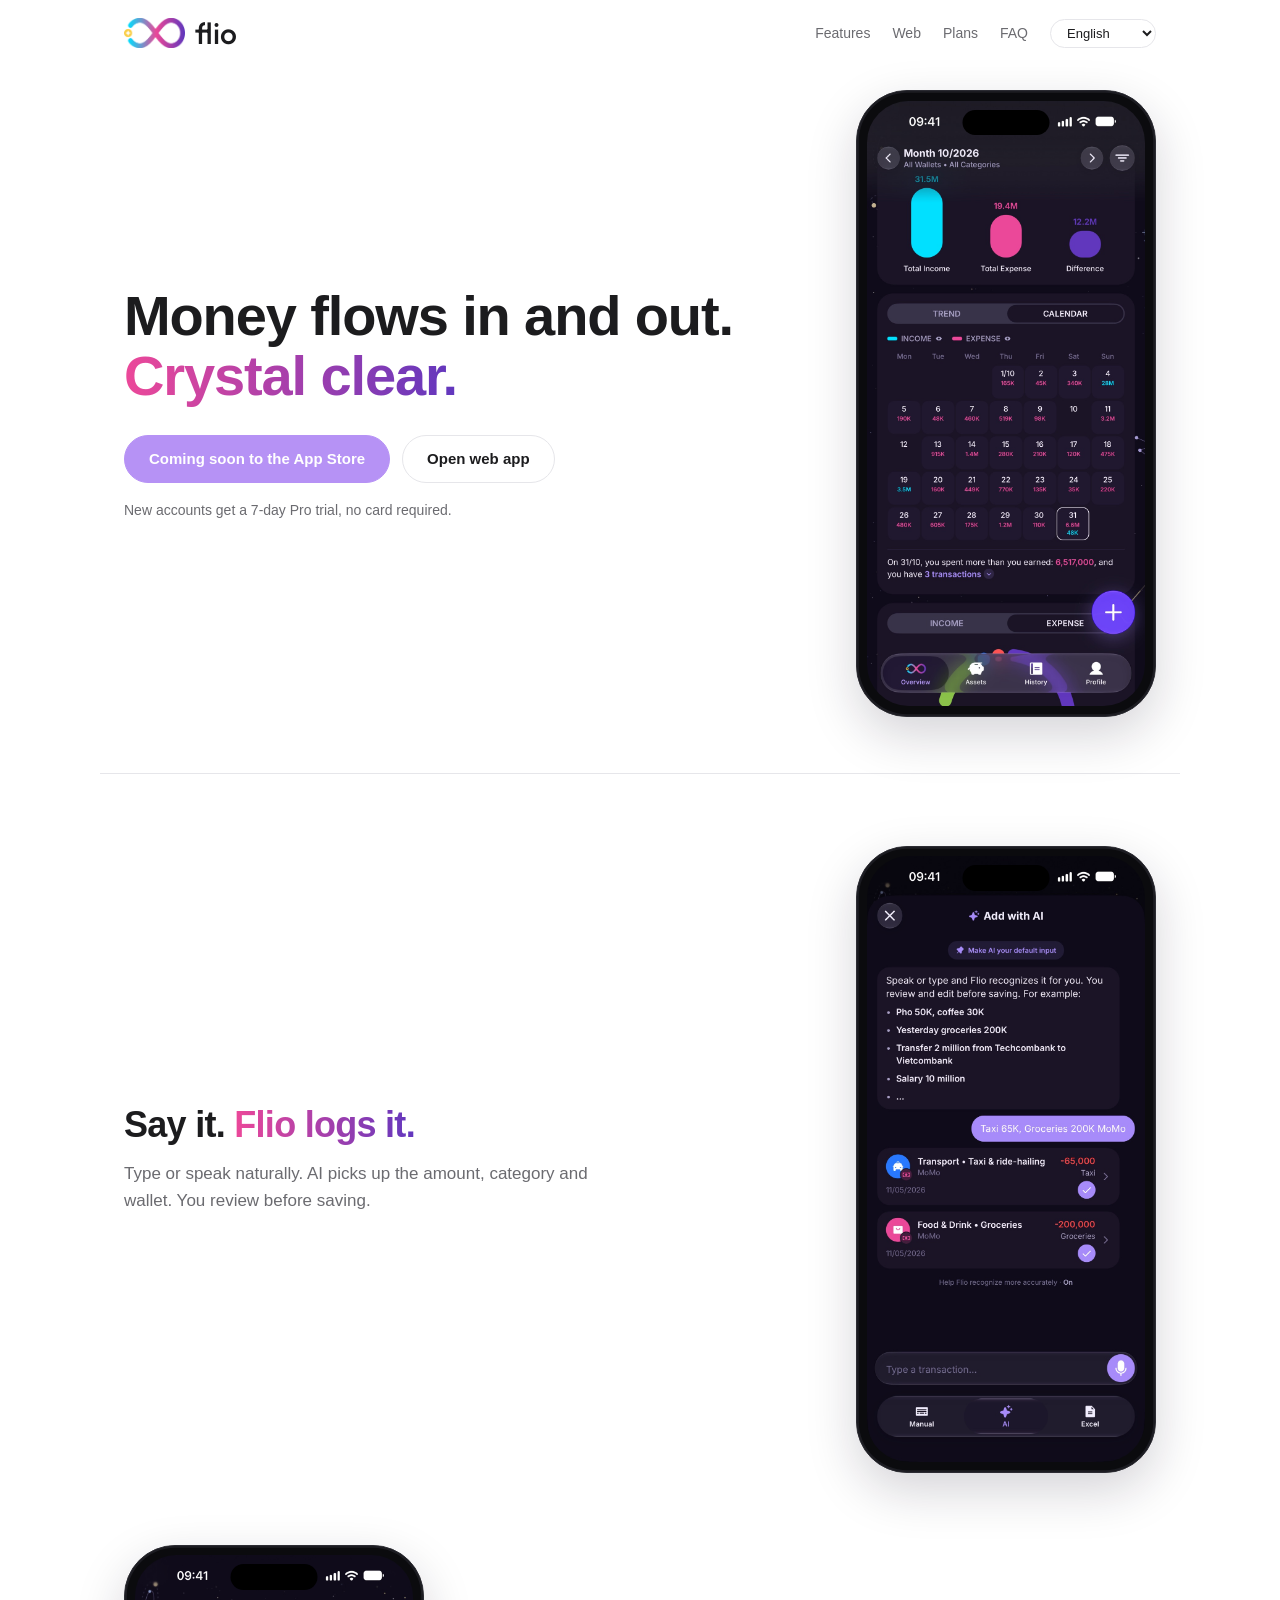
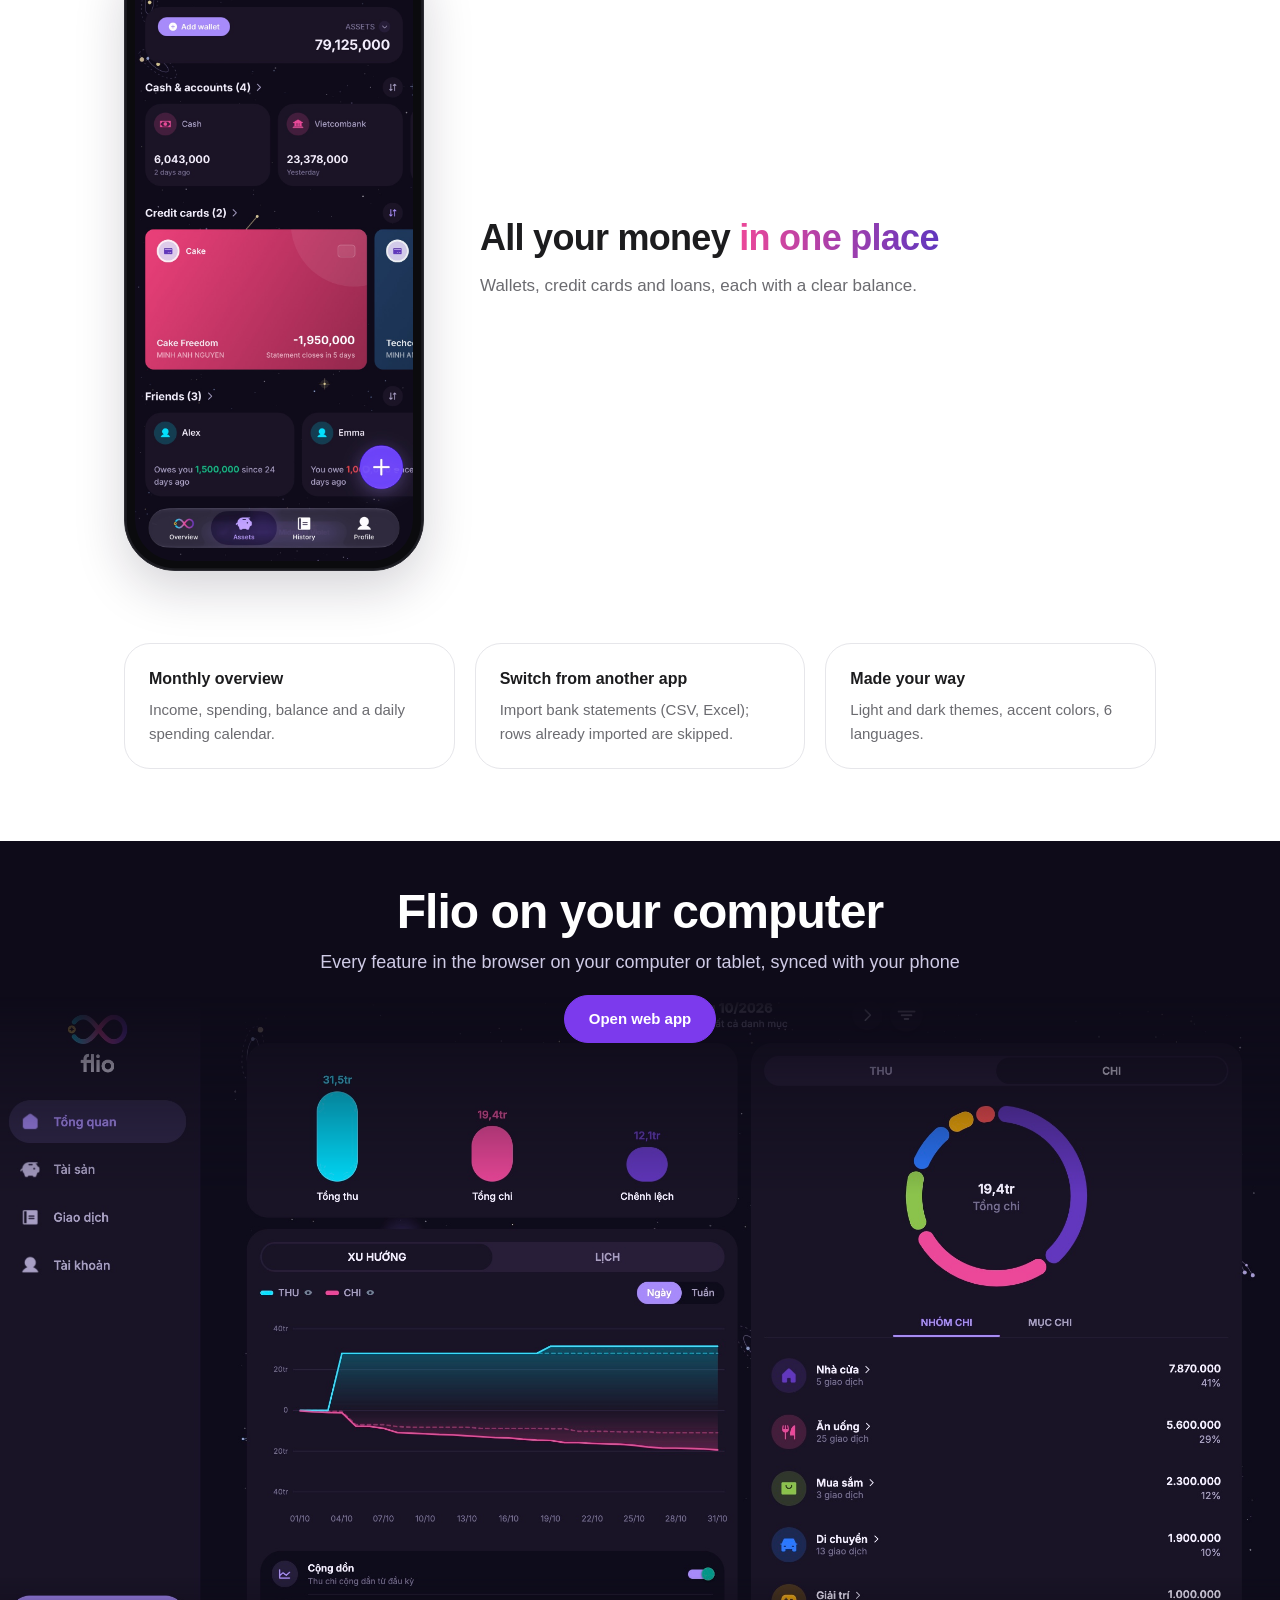
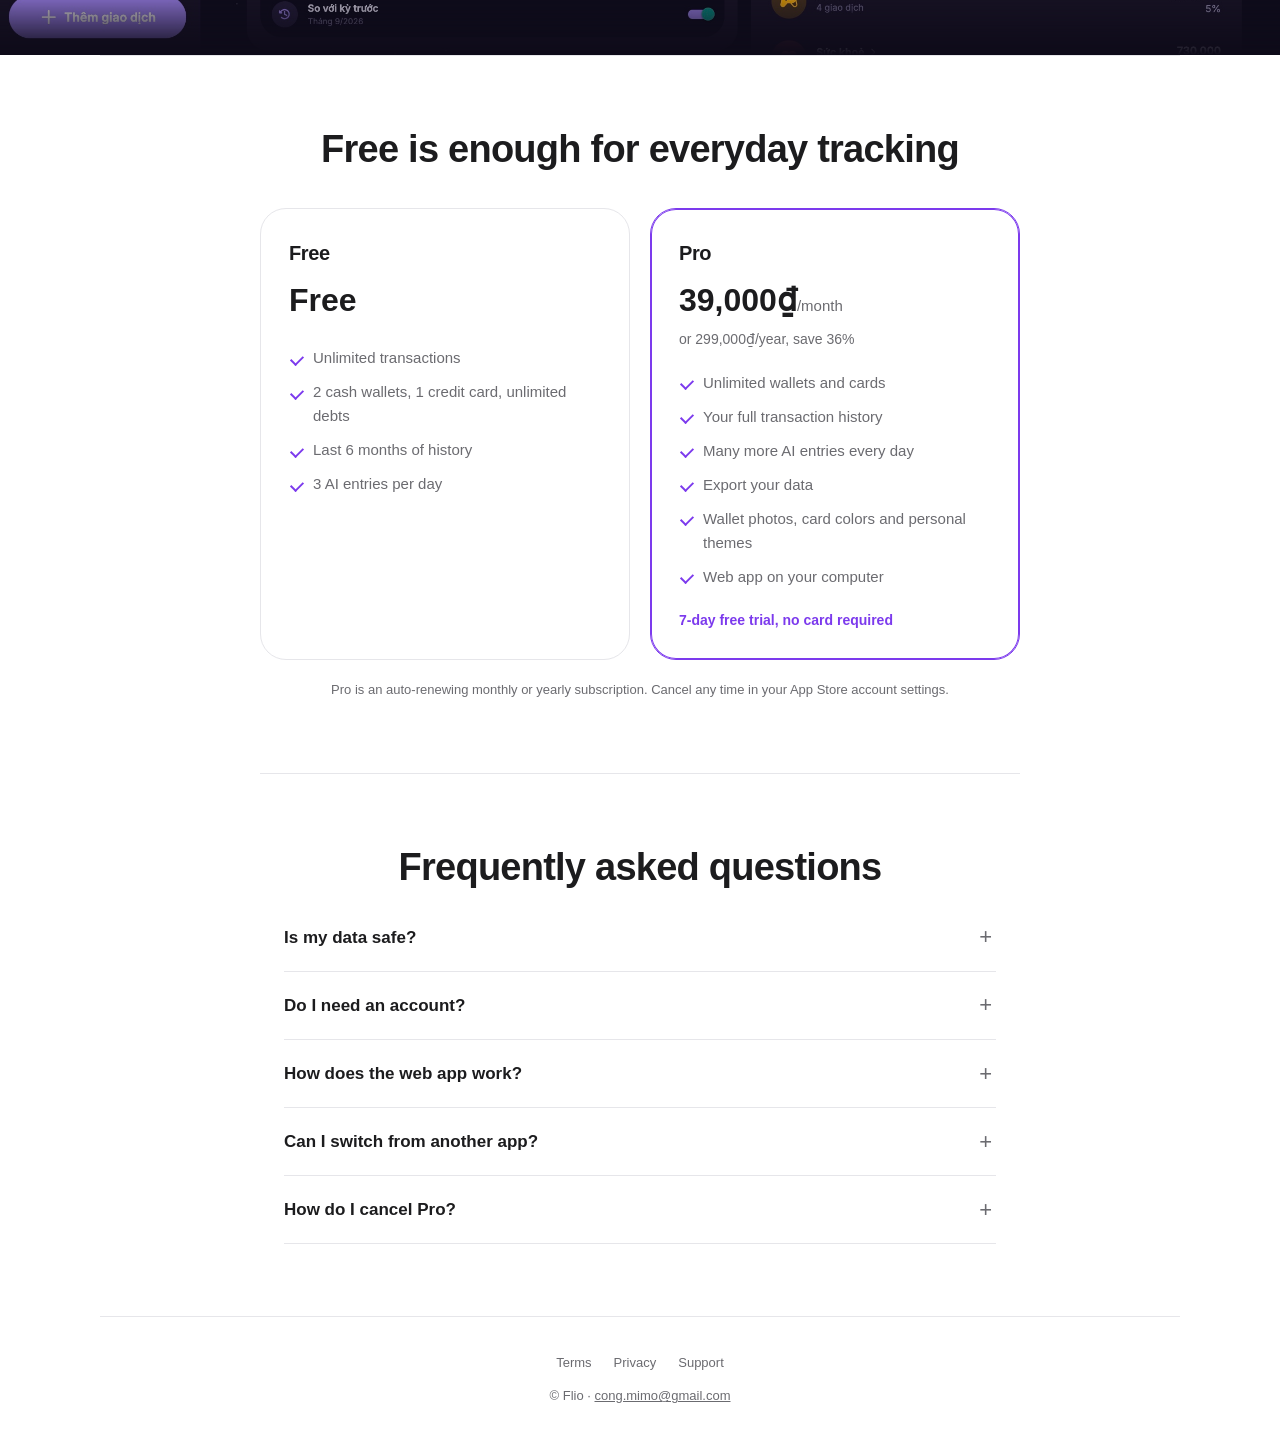
<file: index.html>
<!doctype html>
<html lang="vi">
<head>
<meta charset="utf-8">
<meta name="viewport" content="width=device-width, initial-scale=1">
<title>Flio</title>
<meta name="description" content="Flio là ứng dụng ghi chép thu chi cá nhân: gõ hoặc nói một câu, AI tự nhận số tiền, danh mục và ví. Quản lý ví, thẻ tín dụng và vay nợ. · Flio is a simple personal expense tracker with AI entry.">
<link rel="canonical" href="https://flio.io.vn/">
<link rel="icon" type="image/png" sizes="32x32" href="assets/icons/icon-32.png?v=2">
<link rel="icon" type="image/png" sizes="512x512" href="assets/icons/icon-512.png?v=2">
<link rel="apple-touch-icon" href="assets/icons/icon-180.png?v=2">
<meta property="og:title" content="Flio">
<meta property="og:description" content="Ghi thu chi trong vài giây · Log your spending in seconds">
<meta property="og:image" content="https://flio.io.vn/assets/flio-icon.png">
<meta property="og:url" content="https://flio.io.vn/">
<link rel="stylesheet" href="assets/style.css">
<link rel="stylesheet" href="assets/home.css">
<script>
// Ngôn ngữ: theo lựa chọn đã lưu, nếu chưa có thì theo trình duyệt (vi, en, es, ja, ko, zh; còn lại tiếng Anh)
(function () {
  var supported = ['vi', 'en', 'es', 'ja', 'ko', 'zh'];
  var lang = '';
  try { lang = localStorage.getItem('flio-lang') || ''; } catch (e) {}
  if (supported.indexOf(lang) < 0) {
    var nav = ((navigator.language || 'en').slice(0, 2)).toLowerCase();
    lang = supported.indexOf(nav) >= 0 ? nav : 'en';
  }
  document.documentElement.lang = lang;
})();
</script>
<script src="assets/i18n.js"></script>
</head>
<body class="home">

<header class="bar">
  <a class="brand" href="./"><img src="assets/flio-icon.png" alt=""><span class="brandName">flio</span></a>
  <nav>
    <a href="#features"><span data-i18n="t1">Tính năng</span></a>
    <a href="#web"><span data-i18n="t2">Bản web</span></a>
    <a href="#pricing"><span data-i18n="t3">Gói dịch vụ</span></a>
    <a href="#faq"><span data-i18n="t4">Hỏi đáp</span></a>
    <select class="langSel" id="langSel" aria-label="Language">
      <option value="vi">Tiếng Việt</option>
      <option value="en">English</option>
      <option value="es">Español</option>
      <option value="ja">日本語</option>
      <option value="ko">한국어</option>
      <option value="zh">中文</option>
    </select>
  </nav>
</header>

<section class="landing-hero">
  <div class="heroText">
    <h1><span data-i18n="t6">Tiền vào, tiền ra.<br><span class="grad">Một dòng chảy.</span></span></h1>
    <div class="cta">
      <!-- Khi App Store duyệt xong: đổi thẻ span này thành <a class="btn primary" href="LINK_APP_STORE"> và bỏ class disabled -->
      <span class="btn primary disabled" aria-disabled="true"><span data-i18n="t8">Sắp có trên App Store</span></span>
      <a class="btn" href="https://app.flio.io.vn"><span data-i18n="t9">Dùng bản web</span></a>
    </div>
    <p class="note"><span data-i18n="t10">Tài khoản mới được dùng thử Pro 7 ngày, không cần thẻ.</span></p>
  </div>
  <figure class="phone"><img data-img="phone-overview" alt="" width="360" height="782"></figure>
</section>

<section class="block" id="features">
  <div class="row">
    <div class="rowText">
      <h2><span data-i18n="t11">Nói một câu, <span class="grad">ghi nhiều khoản</span></span></h2>
      <p>
        <span data-i18n="t12">Gõ hoặc nói tự nhiên, AI tự nhận số tiền, danh mục và ví. Bạn xem lại rồi mới lưu.</span>
      </p>
    </div>
    <figure class="phone"><img data-img="phone-chat" alt="" loading="lazy" width="320" height="696"></figure>
  </div>

  <div class="row flip">
    <div class="rowText">
      <h2><span data-i18n="t13">Một nơi cho <span class="grad">mọi nguồn tiền</span></span></h2>
      <p>
        <span data-i18n="t14">Ví, thẻ tín dụng và khoản vay nợ, số dư luôn rõ ràng.</span>
      </p>
    </div>
    <figure class="phone"><img data-img="phone-assets" alt="" loading="lazy" width="320" height="696"></figure>
  </div>

  <ul class="also">
    <li><strong><span data-i18n="t15">Tổng quan theo tháng</span></strong><span data-i18n="t16">Tổng thu, tổng chi, chênh lệch và lịch chi tiêu từng ngày.</span></li>
    <li><strong><span data-i18n="t17">Chuyển từ app khác</span></strong><span data-i18n="t18">Nhập sao kê ngân hàng (CSV, Excel), tự bỏ qua dòng đã nhập.</span></li>
    <li><strong><span data-i18n="t19">Của riêng bạn</span></strong><span data-i18n="t20">Giao diện sáng, tối, nhiều màu nhấn, 6 ngôn ngữ.</span></li>
  </ul>
</section>

<section class="webFull" id="web">
  <div class="webOverlay">
    <h2><span data-i18n="t21">Flio trên máy tính</span></h2>
    <p class="webLead"><span data-i18n="t22">Đầy đủ tính năng trên trình duyệt của máy tính và máy tính bảng, dữ liệu đồng bộ với điện thoại</span></p>
    <p><a class="btn primary" href="https://app.flio.io.vn"><span data-i18n="t23">Mở bản web</span></a></p>
  </div>
  <figure class="webShot"><img src="assets/landing/web-overview.jpg" alt="" loading="lazy" width="2454" height="1262"></figure>
</section>

<section class="block" id="pricing">
  <h2 class="center"><span data-i18n="t24">Miễn phí đủ để ghi chép hằng ngày</span></h2>
  <div class="plans">
    <article class="plan">
      <h3>Free</h3>
      <p class="price"><span data-i18n="t25">0₫</span></p>
      <ul>
        <li><span data-i18n="t26">Ghi giao dịch không giới hạn</span></li>
        <li><span data-i18n="t27">2 ví tiền, 1 thẻ tín dụng, vay nợ không giới hạn</span></li>
        <li><span data-i18n="t28">Xem lịch sử 6 tháng gần nhất</span></li>
        <li><span data-i18n="t29">3 lượt nhập bằng AI mỗi ngày</span></li>
      </ul>
    </article>
    <article class="plan pro">
      <h3>Pro</h3>
      <p class="price"><span data-i18n="t30">39.000₫<small>/tháng</small></span></p>
      <p class="sub"><span data-i18n="t31">hoặc 299.000₫/năm, tiết kiệm 36%</span></p>
      <ul>
        <li><span data-i18n="t32">Không giới hạn số ví và thẻ</span></li>
        <li><span data-i18n="t33">Xem toàn bộ lịch sử giao dịch</span></li>
        <li><span data-i18n="t34">Nhiều lượt nhập bằng AI mỗi ngày</span></li>
        <li><span data-i18n="t35">Xuất dữ liệu ra tệp</span></li>
        <li><span data-i18n="t36">Ảnh ví, màu thẻ và giao diện cá nhân hoá</span></li>
        <li><span data-i18n="t37">Bản web trên máy tính</span></li>
      </ul>
      <p class="trial"><span data-i18n="t38">Dùng thử 7 ngày, không cần thẻ</span></p>
    </article>
  </div>
  <p class="fine"><span data-i18n="t39">Pro là gói tự động gia hạn theo tháng hoặc năm, hủy bất cứ lúc nào trong cài đặt tài khoản App Store của bạn.</span></p>
</section>

<section class="block narrow" id="faq">
  <h2 class="center"><span data-i18n="t40">Câu hỏi thường gặp</span></h2>
  <details>
    <summary><span data-i18n="t41">Dữ liệu của tôi có an toàn không?</span></summary>
    <p><span data-i18n="t42">Flio không có quảng cáo và không bán dữ liệu của bạn. Bạn có thể xoá dữ liệu hoặc xoá tài khoản bất cứ lúc nào ngay trong app. Chi tiết ở <a href="privacy/vi/">Chính sách quyền riêng tư</a>.</span></p>
  </details>
  <details>
    <summary><span data-i18n="t43">Có cần tạo tài khoản không?</span></summary>
    <p><span data-i18n="t44">Bạn dùng thử được ngay không cần đăng ký, hoặc đăng nhập bằng Apple hoặc Google. Đăng nhập thì dữ liệu được giữ khi đổi máy và bạn nhận được 7 ngày dùng thử Pro.</span></p>
  </details>
  <details>
    <summary><span data-i18n="t45">Bản web dùng thế nào?</span></summary>
    <p><span data-i18n="t46">Mở app.flio.io.vn trên máy tính hoặc máy tính bảng và đăng nhập bằng cùng tài khoản. Bản web dành cho gói Pro và chưa hỗ trợ trình duyệt trên điện thoại, hãy dùng app.</span></p>
  </details>
  <details>
    <summary><span data-i18n="t47">Tôi chuyển từ app khác sang được không?</span></summary>
    <p><span data-i18n="t48">Được. Flio nhập sao kê ngân hàng (CSV, Excel) hoặc tệp xuất từ các app chi tiêu khác, đối soát số liệu và bỏ qua các dòng đã nhập nên nhập lại không bị trùng.</span></p>
  </details>
  <details>
    <summary><span data-i18n="t49">Hủy gói Pro thế nào?</span></summary>
    <p><span data-i18n="t50">Vào Cài đặt của iPhone, chọn tên của bạn, rồi Đăng ký, chọn Flio và huỷ. Dữ liệu của bạn không bị xoá khi hết gói.</span></p>
  </details>
</section>

<footer class="foot">
  <div class="footLinks">
    <a data-href="terms" href="terms/vi/"><span data-i18n="fTerms">Điều khoản</span></a><a data-href="privacy" href="privacy/vi/"><span data-i18n="fPrivacy">Quyền riêng tư</span></a><a href="support/"><span data-i18n="fSupport">Hỗ trợ</span></a>
  </div>
  <p>© Flio · <a href="mailto:cong.mimo@gmail.com">cong.mimo@gmail.com</a></p>
</footer>

<script>
(function () {
  var root = document.documentElement;
  var sel = document.getElementById('langSel');
  var metaDesc = document.querySelector('meta[name="description"]');
  function apply(lang) {
    var dict = (window.FLIO_I18N || {})[lang];
    if (!dict) return;
    root.lang = lang;
    var nodes = document.querySelectorAll('[data-i18n]');
    for (var i = 0; i < nodes.length; i++) {
      var v = dict[nodes[i].getAttribute('data-i18n')];
      if (v != null) nodes[i].innerHTML = v;
    }
    // Chính sách và điều khoản chỉ có bản vi và en: ngôn ngữ khác dùng bản en
    var sub = lang === 'vi' ? '/vi/' : '/';
    var links = document.querySelectorAll('[data-href]');
    for (var j = 0; j < links.length; j++) links[j].setAttribute('href', links[j].getAttribute('data-href') + sub);
    var pv = document.querySelectorAll('#faq a[href^="privacy/"]');
    for (var m = 0; m < pv.length; m++) pv[m].setAttribute('href', 'privacy' + sub);
    if (metaDesc && dict.desc) metaDesc.setAttribute('content', dict.desc);
    // Ảnh điện thoại: tiếng Việt dùng ảnh tiếng Việt, ngôn ngữ khác dùng ảnh tiếng Anh
    var imgs = document.querySelectorAll('img[data-img]');
    for (var k = 0; k < imgs.length; k++) {
      var src = 'assets/landing/' + imgs[k].getAttribute('data-img') + (lang === 'vi' ? '' : '-en') + '.jpg';
      if (imgs[k].getAttribute('src') !== src) imgs[k].setAttribute('src', src);
    }
    sel.value = lang;
  }
  apply(root.lang);
  sel.addEventListener('change', function () {
    apply(sel.value);
    try { localStorage.setItem('flio-lang', sel.value); } catch (e) {}
  });
})();
</script>
</body>
</html>
</file>
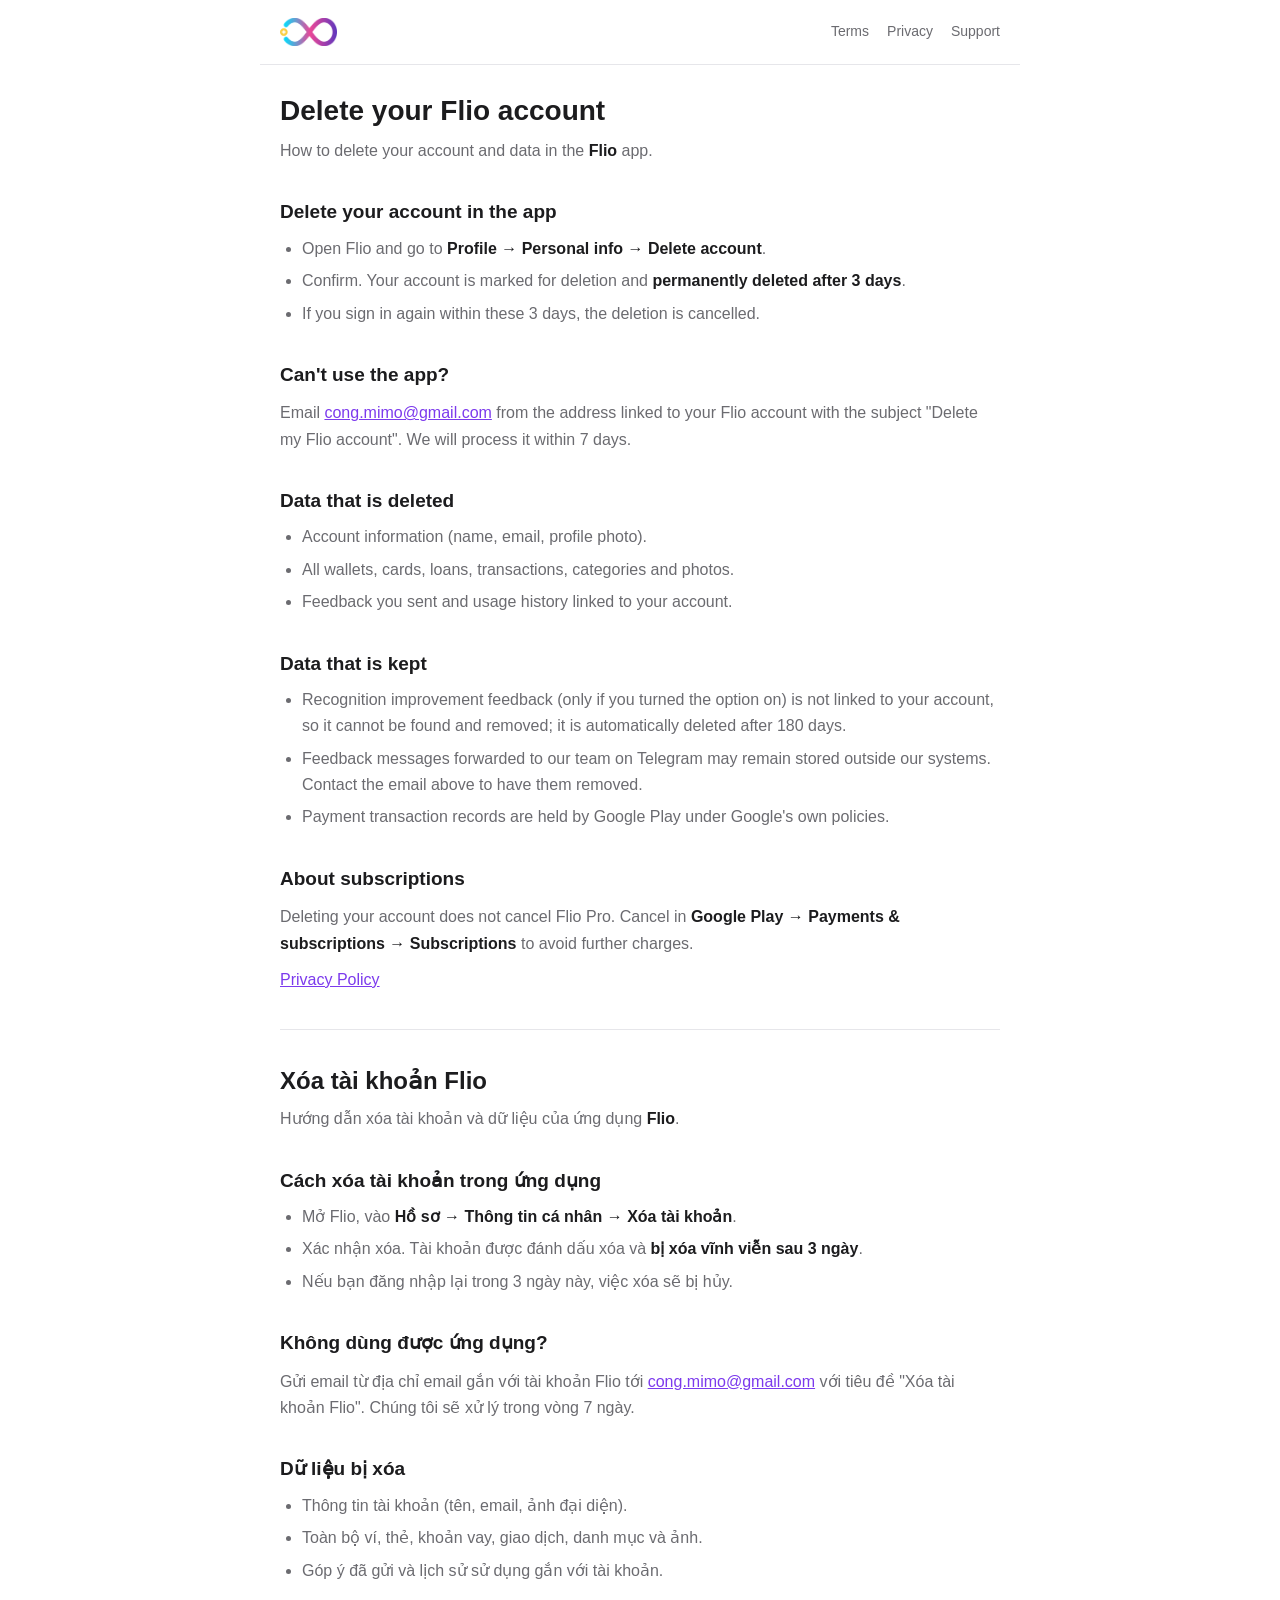
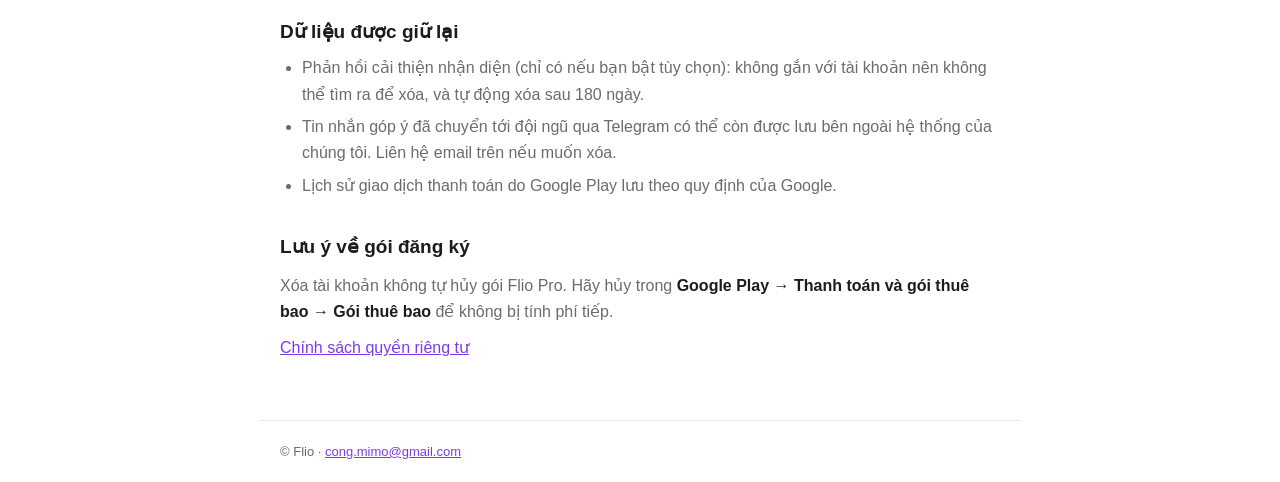
<file: delete-account/index.html>
<!doctype html>
<html lang="en">
<head>
<meta charset="utf-8">
<meta name="viewport" content="width=device-width, initial-scale=1">
<title>Delete your Flio account · Flio</title>
<link rel="icon" type="image/png" sizes="32x32" href="../assets/icons/icon-32.png?v=2">
<link rel="apple-touch-icon" href="../assets/icons/icon-180.png?v=2">
<link rel="stylesheet" href="../assets/style.css">
</head>
<body>
<header class="top">
  <a class="brand" href="../"><img src="../assets/flio-icon.png" alt="Flio"></a>
  <nav>
    <a href="../terms/">Terms</a>
    <a href="../privacy/">Privacy</a>
    <a href="../support/">Support</a>
    
  </nav>
</header>
<main>
<h1>Delete your Flio account</h1>
<p>How to delete your account and data in the <strong>Flio</strong> app.</p>
<h2>Delete your account in the app</h2>
<ul>
<li>Open Flio and go to <strong>Profile → Personal info → Delete account</strong>.</li>
<li>Confirm. Your account is marked for deletion and <strong>permanently deleted after 3 days</strong>.</li>
<li>If you sign in again within these 3 days, the deletion is cancelled.</li>
</ul>
<h2>Can't use the app?</h2>
<p>Email <a href="mailto:cong.mimo@gmail.com">cong.mimo@gmail.com</a> from the address linked to your Flio account with the subject "Delete my Flio account". We will process it within 7 days.</p>
<h2>Data that is deleted</h2>
<ul>
<li>Account information (name, email, profile photo).</li>
<li>All wallets, cards, loans, transactions, categories and photos.</li>
<li>Feedback you sent and usage history linked to your account.</li>
</ul>
<h2>Data that is kept</h2>
<ul>
<li>Recognition improvement feedback (only if you turned the option on) is not linked to your account, so it cannot be found and removed; it is automatically deleted after 180 days.</li>
<li>Feedback messages forwarded to our team on Telegram may remain stored outside our systems. Contact the email above to have them removed.</li>
<li>Payment transaction records are held by Google Play under Google's own policies.</li>
</ul>
<h2>About subscriptions</h2>
<p>Deleting your account does not cancel Flio Pro. Cancel in <strong>Google Play → Payments &amp; subscriptions → Subscriptions</strong> to avoid further charges.</p>
<p><a href="../privacy/">Privacy Policy</a></p><hr style="border:0;border-top:1px solid var(--line);margin:36px 0"><h1 style="font-size:24px">Xóa tài khoản Flio</h1><p>Hướng dẫn xóa tài khoản và dữ liệu của ứng dụng <strong>Flio</strong>.</p>
<h2>Cách xóa tài khoản trong ứng dụng</h2>
<ul>
<li>Mở Flio, vào <strong>Hồ sơ → Thông tin cá nhân → Xóa tài khoản</strong>.</li>
<li>Xác nhận xóa. Tài khoản được đánh dấu xóa và <strong>bị xóa vĩnh viễn sau 3 ngày</strong>.</li>
<li>Nếu bạn đăng nhập lại trong 3 ngày này, việc xóa sẽ bị hủy.</li>
</ul>
<h2>Không dùng được ứng dụng?</h2>
<p>Gửi email từ địa chỉ email gắn với tài khoản Flio tới <a href="mailto:cong.mimo@gmail.com">cong.mimo@gmail.com</a> với tiêu đề "Xóa tài khoản Flio". Chúng tôi sẽ xử lý trong vòng 7 ngày.</p>
<h2>Dữ liệu bị xóa</h2>
<ul>
<li>Thông tin tài khoản (tên, email, ảnh đại diện).</li>
<li>Toàn bộ ví, thẻ, khoản vay, giao dịch, danh mục và ảnh.</li>
<li>Góp ý đã gửi và lịch sử sử dụng gắn với tài khoản.</li>
</ul>
<h2>Dữ liệu được giữ lại</h2>
<ul>
<li>Phản hồi cải thiện nhận diện (chỉ có nếu bạn bật tùy chọn): không gắn với tài khoản nên không thể tìm ra để xóa, và tự động xóa sau 180 ngày.</li>
<li>Tin nhắn góp ý đã chuyển tới đội ngũ qua Telegram có thể còn được lưu bên ngoài hệ thống của chúng tôi. Liên hệ email trên nếu muốn xóa.</li>
<li>Lịch sử giao dịch thanh toán do Google Play lưu theo quy định của Google.</li>
</ul>
<h2>Lưu ý về gói đăng ký</h2>
<p>Xóa tài khoản không tự hủy gói Flio Pro. Hãy hủy trong <strong>Google Play → Thanh toán và gói thuê bao → Gói thuê bao</strong> để không bị tính phí tiếp.</p>
<p><a href="../privacy/vi/">Chính sách quyền riêng tư</a></p>
</main>
<footer>© Flio · <a href="mailto:cong.mimo@gmail.com">cong.mimo@gmail.com</a></footer>
</body>
</html>
</file>
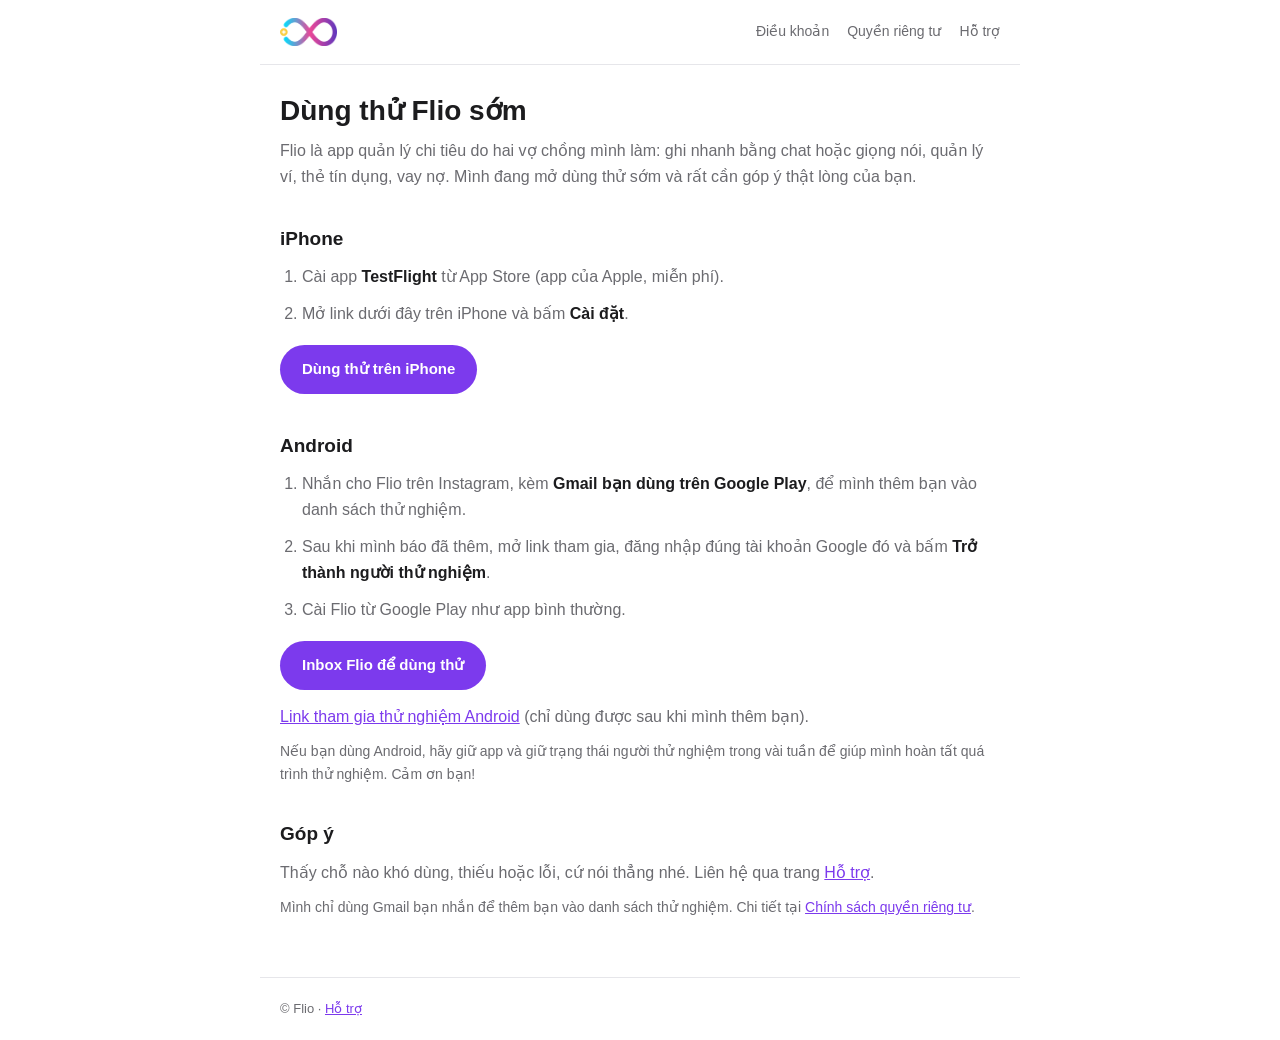
<file: dung-thu/index.html>
<!doctype html>
<html lang="vi">
<head>
<meta charset="utf-8">
<meta name="viewport" content="width=device-width, initial-scale=1">
<title>Dùng thử Flio sớm · Flio</title>
<meta name="description" content="Dùng thử Flio sớm trên iPhone (TestFlight) và Android (Google Play thử nghiệm kín) và góp ý để mình hoàn thiện app.">
<link rel="canonical" href="https://flio.io.vn/dung-thu/">
<link rel="icon" type="image/png" sizes="32x32" href="../assets/icons/icon-32.png?v=2">
<link rel="apple-touch-icon" href="../assets/icons/icon-180.png?v=2">
<meta property="og:title" content="Dùng thử Flio sớm">
<meta property="og:description" content="Ghi chi tiêu trong vài giây. Dùng thử sớm trên iPhone và Android.">
<meta property="og:image" content="https://flio.io.vn/assets/flio-icon.png">
<meta property="og:url" content="https://flio.io.vn/dung-thu/">
<link rel="stylesheet" href="../assets/style.css">
<style>
.btn{display:inline-block;margin:8px 0 4px;padding:12px 22px;border-radius:26px;background:var(--accent);color:#fff;font-weight:600;font-size:15px;text-decoration:none}
ol{padding-left:22px;margin:8px 0}
ol li{margin:10px 0}
.note{font-size:14px}
</style>
</head>
<body>
<header class="top">
  <a class="brand" href="../"><img src="../assets/flio-icon.png" alt="Flio"></a>
  <nav>
    <a href="../terms/vi/">Điều khoản</a>
    <a href="../privacy/vi/">Quyền riêng tư</a>
    <a href="../support/">Hỗ trợ</a>
  </nav>
</header>
<main>
<h1>Dùng thử Flio sớm</h1>
<p>Flio là app quản lý chi tiêu do hai vợ chồng mình làm: ghi nhanh bằng chat hoặc giọng nói, quản lý ví, thẻ tín dụng, vay nợ. Mình đang mở dùng thử sớm và rất cần góp ý thật lòng của bạn.</p>

<h2>iPhone</h2>
<ol>
  <li>Cài app <strong>TestFlight</strong> từ App Store (app của Apple, miễn phí).</li>
  <li>Mở link dưới đây trên iPhone và bấm <strong>Cài đặt</strong>.</li>
</ol>
<a class="btn" href="https://testflight.apple.com/join/51WXzW4W">Dùng thử trên iPhone</a>

<h2>Android</h2>
<ol>
  <li>Nhắn cho Flio trên Instagram, kèm <strong>Gmail bạn dùng trên Google Play</strong>, để mình thêm bạn vào danh sách thử nghiệm.</li>
  <li>Sau khi mình báo đã thêm, mở link tham gia, đăng nhập đúng tài khoản Google đó và bấm <strong>Trở thành người thử nghiệm</strong>.</li>
  <li>Cài Flio từ Google Play như app bình thường.</li>
</ol>
<a class="btn" href="https://ig.me/m/flio.io.vn">Inbox Flio để dùng thử</a>
<p><a href="https://play.google.com/apps/testing/com.mimo.flio">Link tham gia thử nghiệm Android</a> (chỉ dùng được sau khi mình thêm bạn).</p>
<p class="note">Nếu bạn dùng Android, hãy giữ app và giữ trạng thái người thử nghiệm trong vài tuần để giúp mình hoàn tất quá trình thử nghiệm. Cảm ơn bạn!</p>

<h2>Góp ý</h2>
<p>Thấy chỗ nào khó dùng, thiếu hoặc lỗi, cứ nói thẳng nhé. Liên hệ qua trang <a href="../support/">Hỗ trợ</a>.</p>

<p class="note">Mình chỉ dùng Gmail bạn nhắn để thêm bạn vào danh sách thử nghiệm. Chi tiết tại <a href="../privacy/vi/">Chính sách quyền riêng tư</a>.</p>
</main>
<footer>© Flio · <a href="../support/">Hỗ trợ</a></footer>
</body>
</html>
</file>
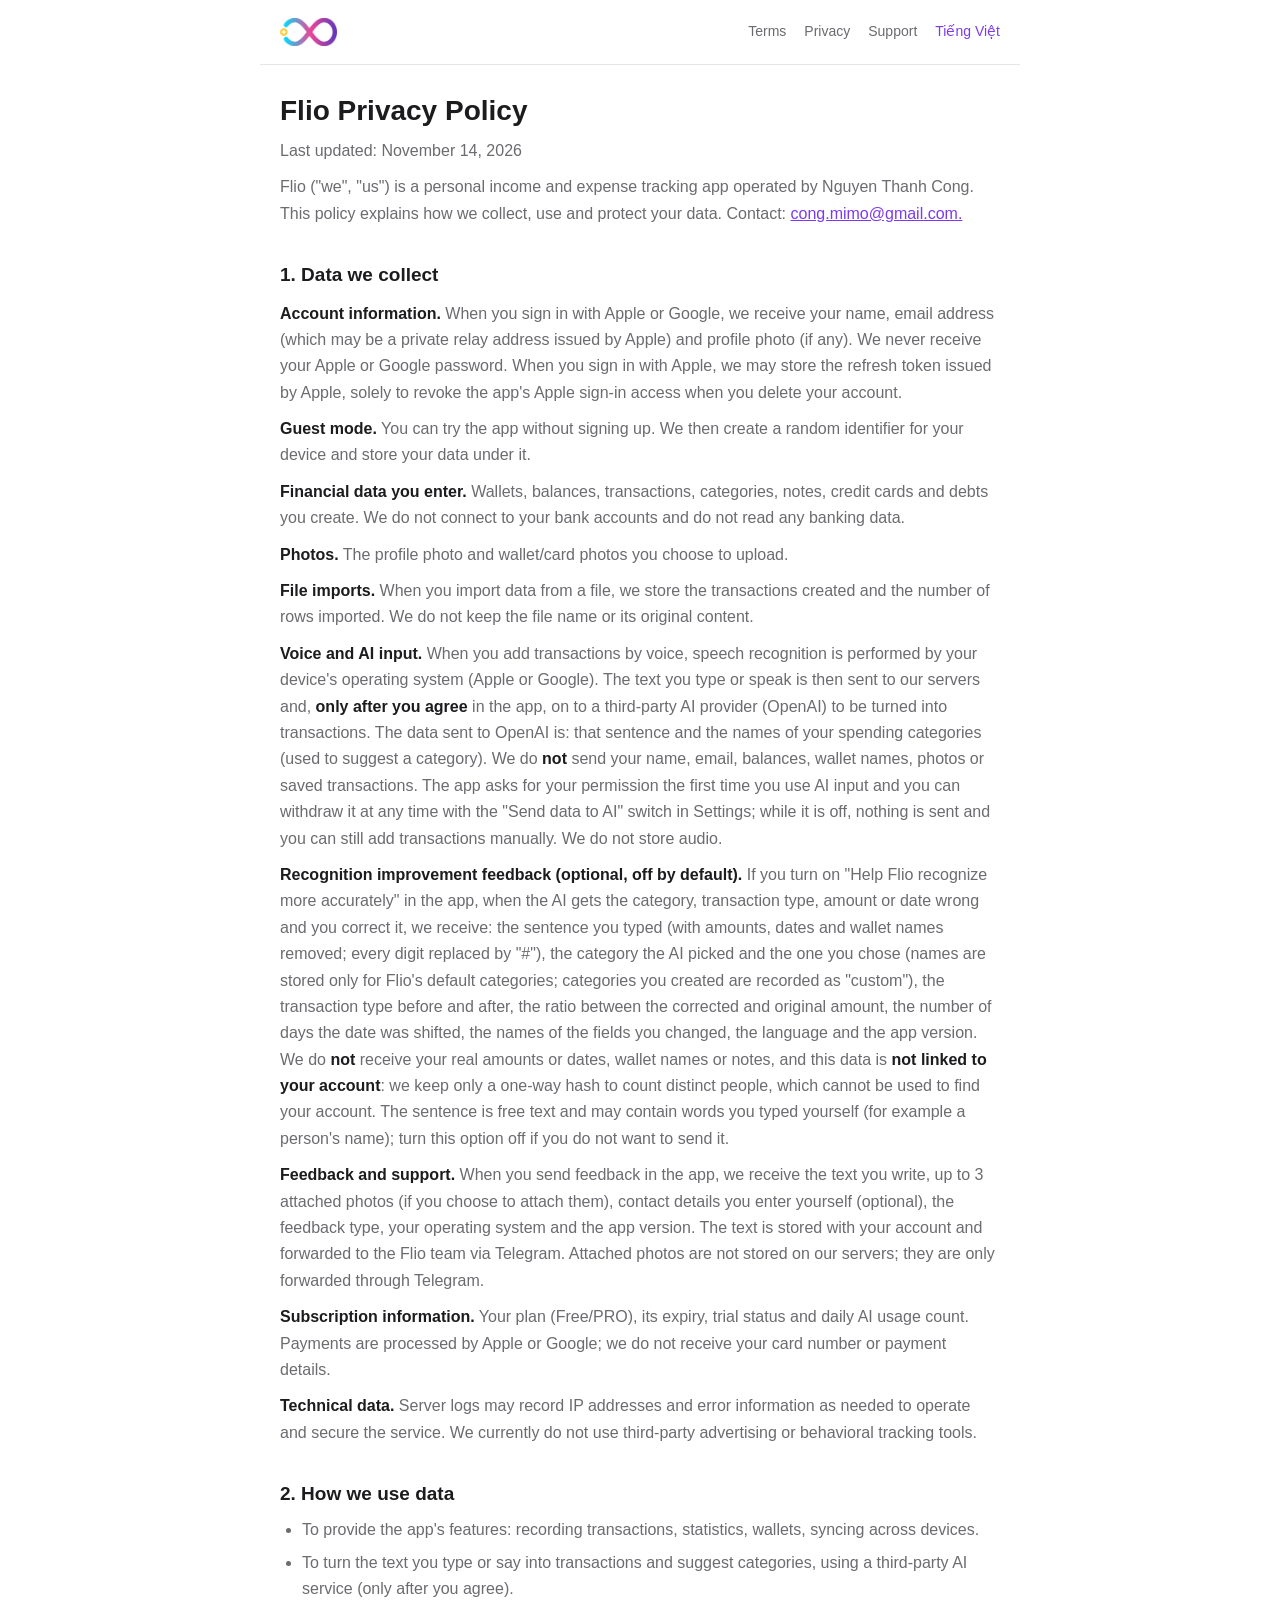
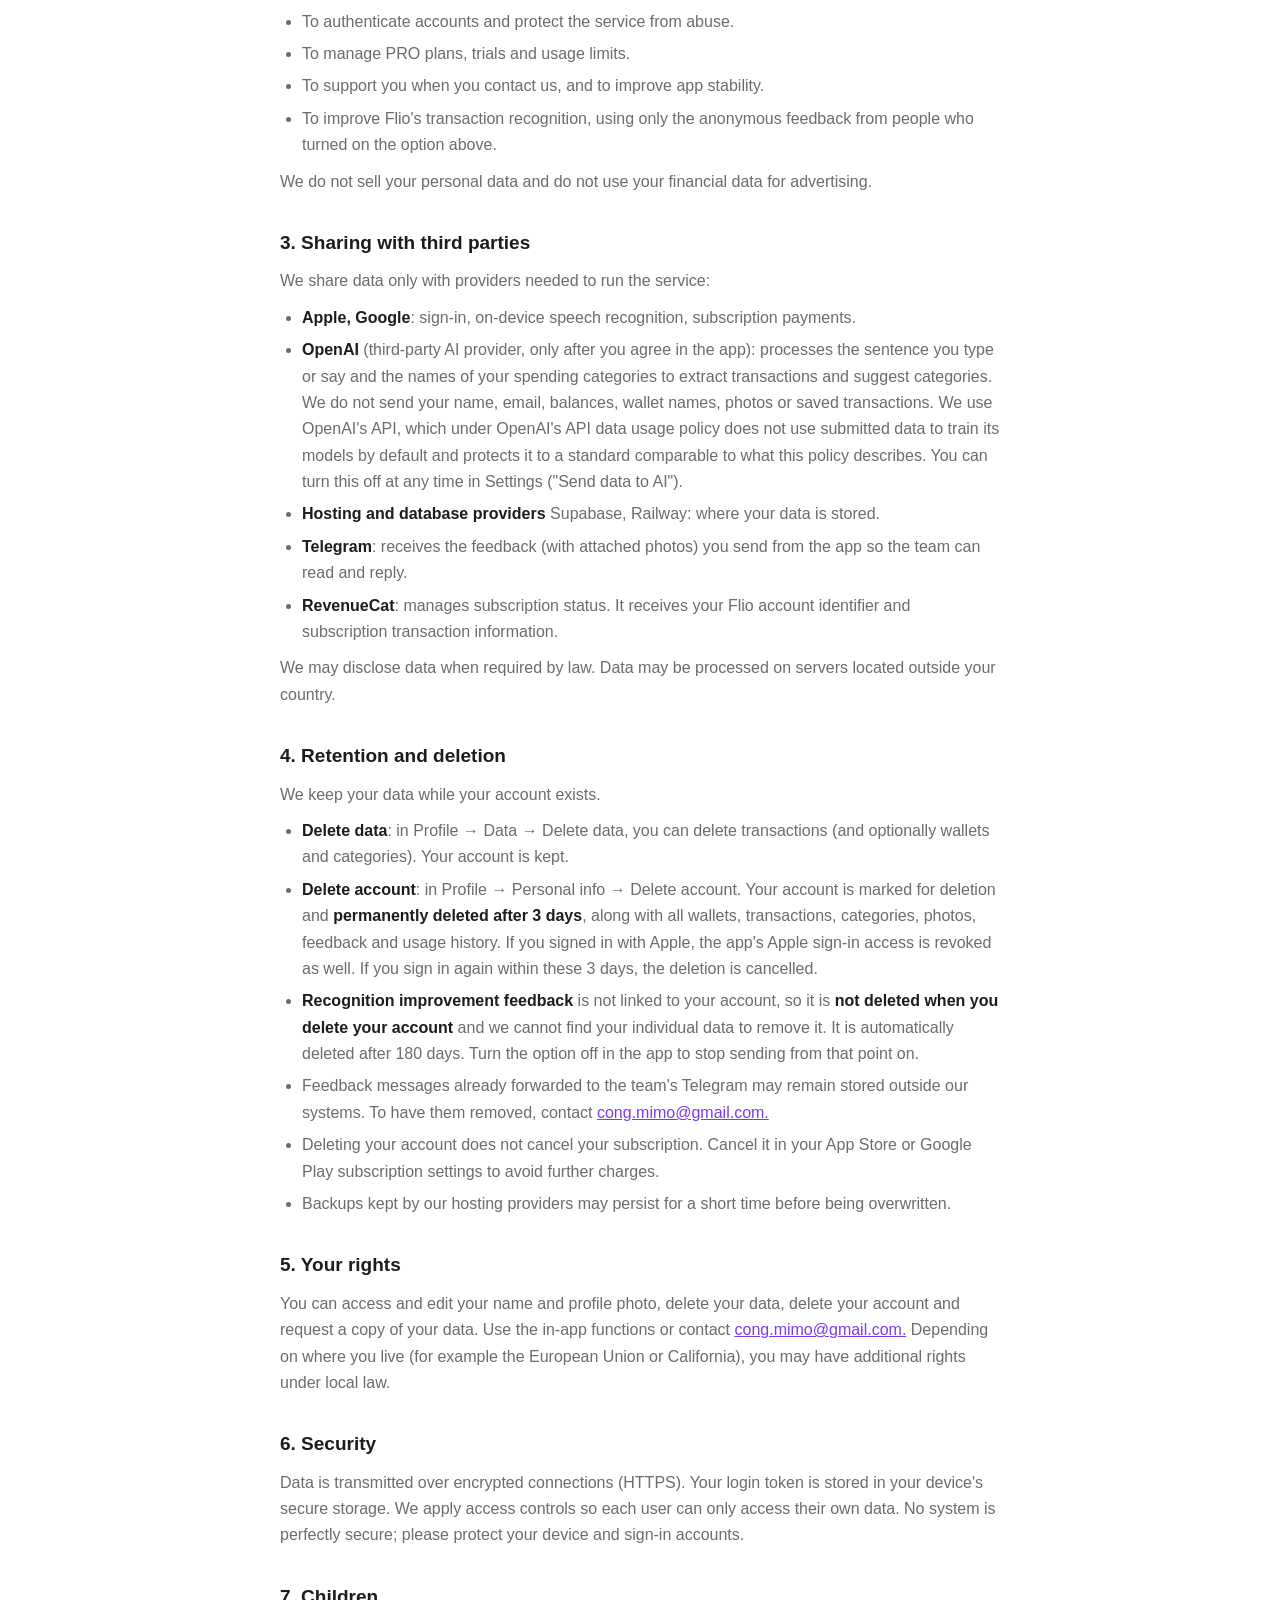
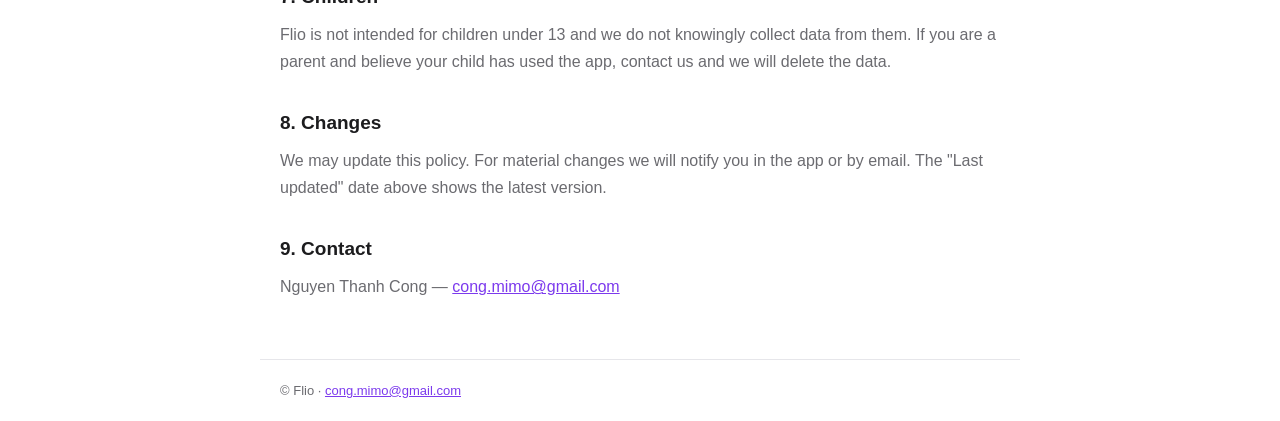
<file: privacy/index.html>
<!doctype html>
<html lang="en">
<head>
<meta charset="utf-8">
<meta name="viewport" content="width=device-width, initial-scale=1">
<title>Flio Privacy Policy · Flio</title>
<link rel="icon" type="image/png" sizes="32x32" href="../assets/icons/icon-32.png?v=2">
<link rel="apple-touch-icon" href="../assets/icons/icon-180.png?v=2">
<link rel="stylesheet" href="../assets/style.css">
</head>
<body>
<header class="top">
  <a class="brand" href="../"><img src="../assets/flio-icon.png" alt="Flio"></a>
  <nav>
    <a href="../terms/">Terms</a>
    <a href="../privacy/">Privacy</a>
    <a href="../support/">Support</a>
    <a class="lang" href="vi/">Tiếng Việt</a>
  </nav>
</header>
<main>
<h1>Flio Privacy Policy</h1>
<p>Last updated: November 14, 2026</p>
<p>Flio ("we", "us") is a personal income and expense tracking app operated by Nguyen Thanh Cong. This policy explains how we collect, use and protect your data. Contact: <a href="mailto:cong.mimo@gmail.com.">cong.mimo@gmail.com.</a></p>
<h2>1. Data we collect</h2>
<p><strong>Account information.</strong> When you sign in with Apple or Google, we receive your name, email address (which may be a private relay address issued by Apple) and profile photo (if any). We never receive your Apple or Google password. When you sign in with Apple, we may store the refresh token issued by Apple, solely to revoke the app's Apple sign-in access when you delete your account.</p>
<p><strong>Guest mode.</strong> You can try the app without signing up. We then create a random identifier for your device and store your data under it.</p>
<p><strong>Financial data you enter.</strong> Wallets, balances, transactions, categories, notes, credit cards and debts you create. We do not connect to your bank accounts and do not read any banking data.</p>
<p><strong>Photos.</strong> The profile photo and wallet/card photos you choose to upload.</p>
<p><strong>File imports.</strong> When you import data from a file, we store the transactions created and the number of rows imported. We do not keep the file name or its original content.</p>
<p><strong>Voice and AI input.</strong> When you add transactions by voice, speech recognition is performed by your device's operating system (Apple or Google). The text you type or speak is then sent to our servers and, <strong>only after you agree</strong> in the app, on to a third-party AI provider (OpenAI) to be turned into transactions. The data sent to OpenAI is: that sentence and the names of your spending categories (used to suggest a category). We do <strong>not</strong> send your name, email, balances, wallet names, photos or saved transactions. The app asks for your permission the first time you use AI input and you can withdraw it at any time with the "Send data to AI" switch in Settings; while it is off, nothing is sent and you can still add transactions manually. We do not store audio.</p>
<p><strong>Recognition improvement feedback (optional, off by default).</strong> If you turn on "Help Flio recognize more accurately" in the app, when the AI gets the category, transaction type, amount or date wrong and you correct it, we receive: the sentence you typed (with amounts, dates and wallet names removed; every digit replaced by "#"), the category the AI picked and the one you chose (names are stored only for Flio's default categories; categories you created are recorded as "custom"), the transaction type before and after, the ratio between the corrected and original amount, the number of days the date was shifted, the names of the fields you changed, the language and the app version. We do <strong>not</strong> receive your real amounts or dates, wallet names or notes, and this data is <strong>not linked to your account</strong>: we keep only a one-way hash to count distinct people, which cannot be used to find your account. The sentence is free text and may contain words you typed yourself (for example a person's name); turn this option off if you do not want to send it.</p>
<p><strong>Feedback and support.</strong> When you send feedback in the app, we receive the text you write, up to 3 attached photos (if you choose to attach them), contact details you enter yourself (optional), the feedback type, your operating system and the app version. The text is stored with your account and forwarded to the Flio team via Telegram. Attached photos are not stored on our servers; they are only forwarded through Telegram.</p>
<p><strong>Subscription information.</strong> Your plan (Free/PRO), its expiry, trial status and daily AI usage count. Payments are processed by Apple or Google; we do not receive your card number or payment details.</p>
<p><strong>Technical data.</strong> Server logs may record IP addresses and error information as needed to operate and secure the service. We currently do not use third-party advertising or behavioral tracking tools.</p>
<h2>2. How we use data</h2>
<ul>
<li>To provide the app's features: recording transactions, statistics, wallets, syncing across devices.</li>
<li>To turn the text you type or say into transactions and suggest categories, using a third-party AI service (only after you agree).</li>
<li>To authenticate accounts and protect the service from abuse.</li>
<li>To manage PRO plans, trials and usage limits.</li>
<li>To support you when you contact us, and to improve app stability.</li>
<li>To improve Flio's transaction recognition, using only the anonymous feedback from people who turned on the option above.</li>
</ul>
<p>We do not sell your personal data and do not use your financial data for advertising.</p>
<h2>3. Sharing with third parties</h2>
<p>We share data only with providers needed to run the service:</p>
<ul>
<li><strong>Apple, Google</strong>: sign-in, on-device speech recognition, subscription payments.</li>
<li><strong>OpenAI</strong> (third-party AI provider, only after you agree in the app): processes the sentence you type or say and the names of your spending categories to extract transactions and suggest categories. We do not send your name, email, balances, wallet names, photos or saved transactions. We use OpenAI's API, which under OpenAI's API data usage policy does not use submitted data to train its models by default and protects it to a standard comparable to what this policy describes. You can turn this off at any time in Settings ("Send data to AI").</li>
<li><strong>Hosting and database providers</strong> Supabase, Railway: where your data is stored.</li>
<li><strong>Telegram</strong>: receives the feedback (with attached photos) you send from the app so the team can read and reply.</li>
<li><strong>RevenueCat</strong>: manages subscription status. It receives your Flio account identifier and subscription transaction information.</li>
</ul>
<p>We may disclose data when required by law. Data may be processed on servers located outside your country.</p>
<h2>4. Retention and deletion</h2>
<p>We keep your data while your account exists.</p>
<ul>
<li><strong>Delete data</strong>: in Profile → Data → Delete data, you can delete transactions (and optionally wallets and categories). Your account is kept.</li>
<li><strong>Delete account</strong>: in Profile → Personal info → Delete account. Your account is marked for deletion and <strong>permanently deleted after 3 days</strong>, along with all wallets, transactions, categories, photos, feedback and usage history. If you signed in with Apple, the app's Apple sign-in access is revoked as well. If you sign in again within these 3 days, the deletion is cancelled.</li>
<li><strong>Recognition improvement feedback</strong> is not linked to your account, so it is <strong>not deleted when you delete your account</strong> and we cannot find your individual data to remove it. It is automatically deleted after 180 days. Turn the option off in the app to stop sending from that point on.</li>
<li>Feedback messages already forwarded to the team's Telegram may remain stored outside our systems. To have them removed, contact <a href="mailto:cong.mimo@gmail.com.">cong.mimo@gmail.com.</a></li>
<li>Deleting your account does not cancel your subscription. Cancel it in your App Store or Google Play subscription settings to avoid further charges.</li>
<li>Backups kept by our hosting providers may persist for a short time before being overwritten.</li>
</ul>
<h2>5. Your rights</h2>
<p>You can access and edit your name and profile photo, delete your data, delete your account and request a copy of your data. Use the in-app functions or contact <a href="mailto:cong.mimo@gmail.com.">cong.mimo@gmail.com.</a> Depending on where you live (for example the European Union or California), you may have additional rights under local law.</p>
<h2>6. Security</h2>
<p>Data is transmitted over encrypted connections (HTTPS). Your login token is stored in your device's secure storage. We apply access controls so each user can only access their own data. No system is perfectly secure; please protect your device and sign-in accounts.</p>
<h2>7. Children</h2>
<p>Flio is not intended for children under 13 and we do not knowingly collect data from them. If you are a parent and believe your child has used the app, contact us and we will delete the data.</p>
<h2>8. Changes</h2>
<p>We may update this policy. For material changes we will notify you in the app or by email. The "Last updated" date above shows the latest version.</p>
<h2>9. Contact</h2>
<p>Nguyen Thanh Cong — <a href="mailto:cong.mimo@gmail.com">cong.mimo@gmail.com</a></p>
</main>
<footer>© Flio · <a href="mailto:cong.mimo@gmail.com">cong.mimo@gmail.com</a></footer>
</body>
</html>
</file>
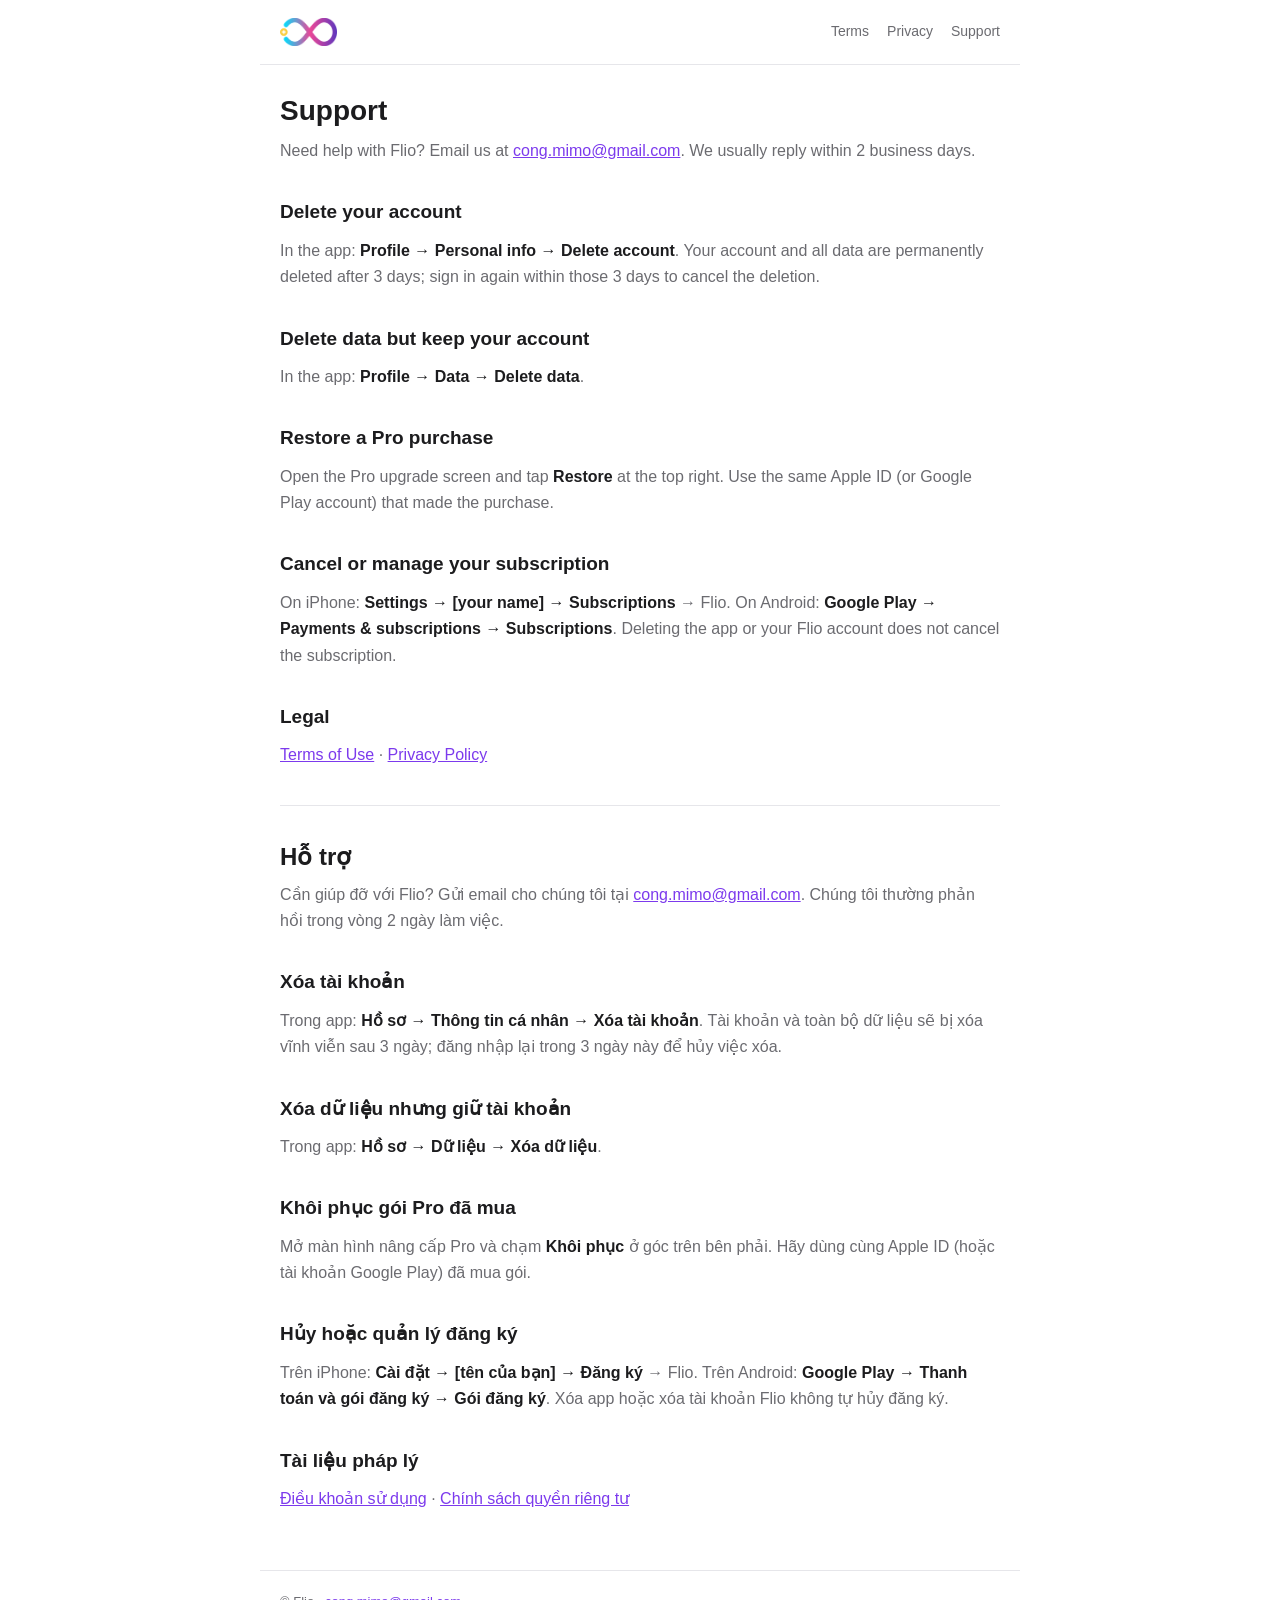
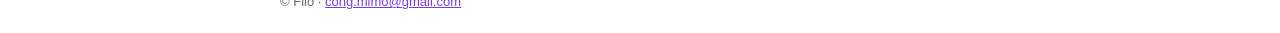
<file: support/index.html>
<!doctype html>
<html lang="en">
<head>
<meta charset="utf-8">
<meta name="viewport" content="width=device-width, initial-scale=1">
<title>Support · Flio</title>
<link rel="icon" type="image/png" sizes="32x32" href="../assets/icons/icon-32.png?v=2">
<link rel="apple-touch-icon" href="../assets/icons/icon-180.png?v=2">
<link rel="stylesheet" href="../assets/style.css">
</head>
<body>
<header class="top">
  <a class="brand" href="../"><img src="../assets/flio-icon.png" alt="Flio"></a>
  <nav>
    <a href="../terms/">Terms</a>
    <a href="../privacy/">Privacy</a>
    <a href="../support/">Support</a>
    
  </nav>
</header>
<main>
<h1>Support</h1>
<p>Need help with Flio? Email us at <a href="mailto:cong.mimo@gmail.com">cong.mimo@gmail.com</a>. We usually reply within 2 business days.</p>
<h2>Delete your account</h2>
<p>In the app: <strong>Profile → Personal info → Delete account</strong>. Your account and all data are permanently deleted after 3 days; sign in again within those 3 days to cancel the deletion.</p>
<h2>Delete data but keep your account</h2>
<p>In the app: <strong>Profile → Data → Delete data</strong>.</p>
<h2>Restore a Pro purchase</h2>
<p>Open the Pro upgrade screen and tap <strong>Restore</strong> at the top right. Use the same Apple ID (or Google Play account) that made the purchase.</p>
<h2>Cancel or manage your subscription</h2>
<p>On iPhone: <strong>Settings → [your name] → Subscriptions</strong> → Flio. On Android: <strong>Google Play → Payments &amp; subscriptions → Subscriptions</strong>. Deleting the app or your Flio account does not cancel the subscription.</p>
<h2>Legal</h2>
<p><a href="../terms/">Terms of Use</a> · <a href="../privacy/">Privacy Policy</a></p><hr style="border:0;border-top:1px solid var(--line);margin:36px 0"><h1 style="font-size:24px">Hỗ trợ</h1><p>Cần giúp đỡ với Flio? Gửi email cho chúng tôi tại <a href="mailto:cong.mimo@gmail.com">cong.mimo@gmail.com</a>. Chúng tôi thường phản hồi trong vòng 2 ngày làm việc.</p>
<h2>Xóa tài khoản</h2>
<p>Trong app: <strong>Hồ sơ → Thông tin cá nhân → Xóa tài khoản</strong>. Tài khoản và toàn bộ dữ liệu sẽ bị xóa vĩnh viễn sau 3 ngày; đăng nhập lại trong 3 ngày này để hủy việc xóa.</p>
<h2>Xóa dữ liệu nhưng giữ tài khoản</h2>
<p>Trong app: <strong>Hồ sơ → Dữ liệu → Xóa dữ liệu</strong>.</p>
<h2>Khôi phục gói Pro đã mua</h2>
<p>Mở màn hình nâng cấp Pro và chạm <strong>Khôi phục</strong> ở góc trên bên phải. Hãy dùng cùng Apple ID (hoặc tài khoản Google Play) đã mua gói.</p>
<h2>Hủy hoặc quản lý đăng ký</h2>
<p>Trên iPhone: <strong>Cài đặt → [tên của bạn] → Đăng ký</strong> → Flio. Trên Android: <strong>Google Play → Thanh toán và gói đăng ký → Gói đăng ký</strong>. Xóa app hoặc xóa tài khoản Flio không tự hủy đăng ký.</p>
<h2>Tài liệu pháp lý</h2>
<p><a href="../terms/vi/">Điều khoản sử dụng</a> · <a href="../privacy/vi/">Chính sách quyền riêng tư</a></p>
</main>
<footer>© Flio · <a href="mailto:cong.mimo@gmail.com">cong.mimo@gmail.com</a></footer>
</body>
</html>
</file>
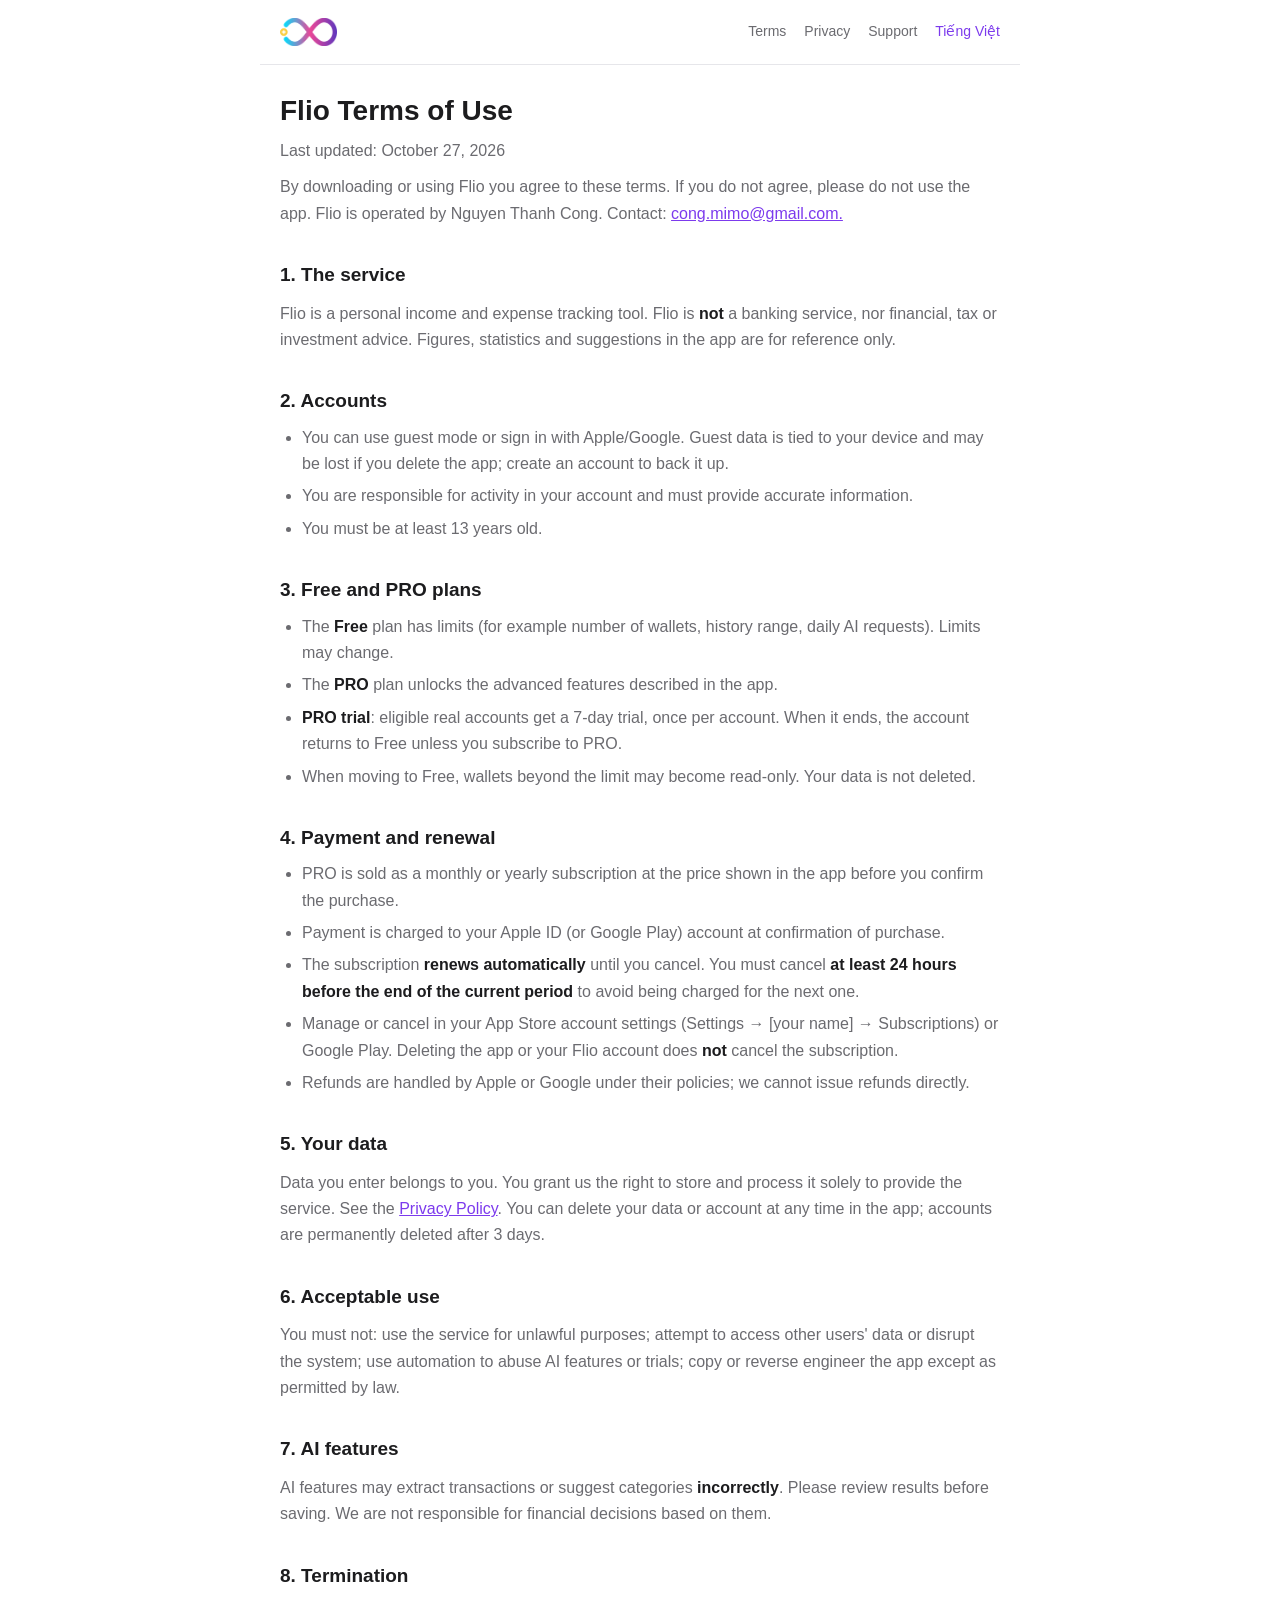
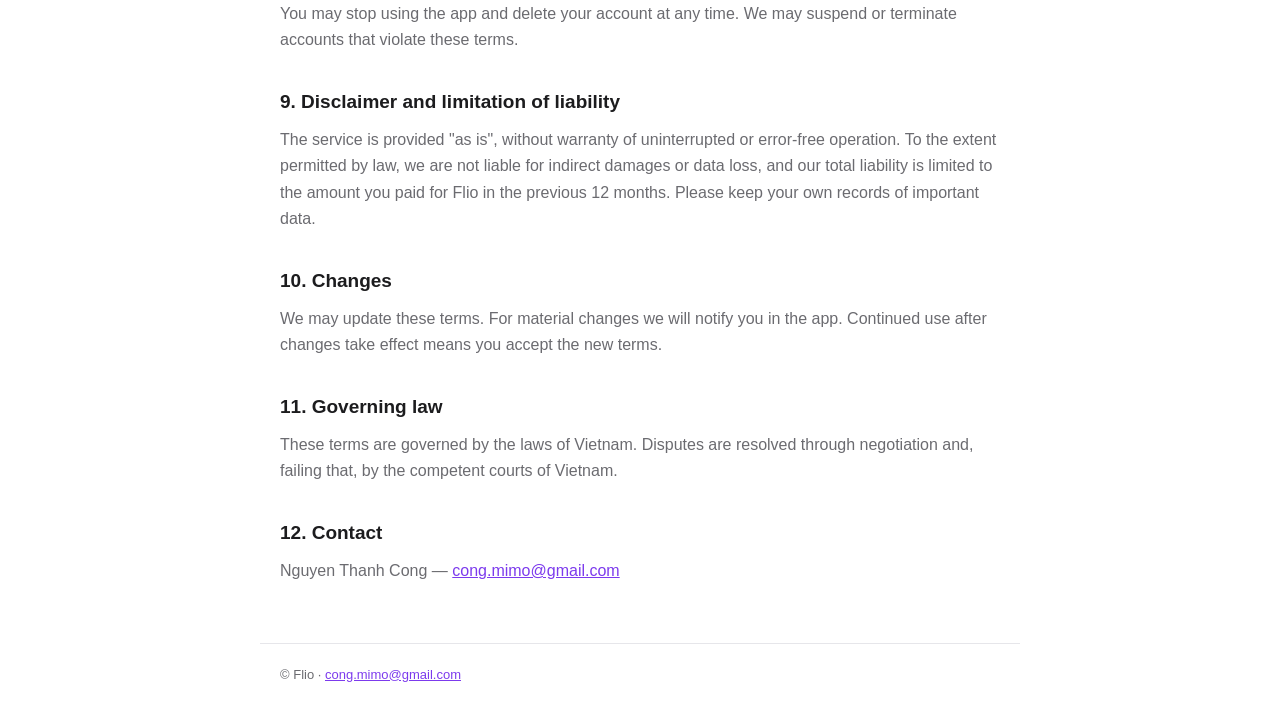
<file: terms/index.html>
<!doctype html>
<html lang="en">
<head>
<meta charset="utf-8">
<meta name="viewport" content="width=device-width, initial-scale=1">
<title>Flio Terms of Use · Flio</title>
<link rel="icon" type="image/png" sizes="32x32" href="../assets/icons/icon-32.png?v=2">
<link rel="apple-touch-icon" href="../assets/icons/icon-180.png?v=2">
<link rel="stylesheet" href="../assets/style.css">
</head>
<body>
<header class="top">
  <a class="brand" href="../"><img src="../assets/flio-icon.png" alt="Flio"></a>
  <nav>
    <a href="../terms/">Terms</a>
    <a href="../privacy/">Privacy</a>
    <a href="../support/">Support</a>
    <a class="lang" href="vi/">Tiếng Việt</a>
  </nav>
</header>
<main>
<h1>Flio Terms of Use</h1>
<p>Last updated: October 27, 2026</p>
<p>By downloading or using Flio you agree to these terms. If you do not agree, please do not use the app. Flio is operated by Nguyen Thanh Cong. Contact: <a href="mailto:cong.mimo@gmail.com.">cong.mimo@gmail.com.</a></p>
<h2>1. The service</h2>
<p>Flio is a personal income and expense tracking tool. Flio is <strong>not</strong> a banking service, nor financial, tax or investment advice. Figures, statistics and suggestions in the app are for reference only.</p>
<h2>2. Accounts</h2>
<ul>
<li>You can use guest mode or sign in with Apple/Google. Guest data is tied to your device and may be lost if you delete the app; create an account to back it up.</li>
<li>You are responsible for activity in your account and must provide accurate information.</li>
<li>You must be at least 13 years old.</li>
</ul>
<h2>3. Free and PRO plans</h2>
<ul>
<li>The <strong>Free</strong> plan has limits (for example number of wallets, history range, daily AI requests). Limits may change.</li>
<li>The <strong>PRO</strong> plan unlocks the advanced features described in the app.</li>
<li><strong>PRO trial</strong>: eligible real accounts get a 7-day trial, once per account. When it ends, the account returns to Free unless you subscribe to PRO.</li>
<li>When moving to Free, wallets beyond the limit may become read-only. Your data is not deleted.</li>
</ul>
<h2>4. Payment and renewal</h2>
<ul>
<li>PRO is sold as a monthly or yearly subscription at the price shown in the app before you confirm the purchase.</li>
<li>Payment is charged to your Apple ID (or Google Play) account at confirmation of purchase.</li>
<li>The subscription <strong>renews automatically</strong> until you cancel. You must cancel <strong>at least 24 hours before the end of the current period</strong> to avoid being charged for the next one.</li>
<li>Manage or cancel in your App Store account settings (Settings → [your name] → Subscriptions) or Google Play. Deleting the app or your Flio account does <strong>not</strong> cancel the subscription.</li>
<li>Refunds are handled by Apple or Google under their policies; we cannot issue refunds directly.</li>
</ul>
<h2>5. Your data</h2>
<p>Data you enter belongs to you. You grant us the right to store and process it solely to provide the service. See the <a href="../../privacy/">Privacy Policy</a>. You can delete your data or account at any time in the app; accounts are permanently deleted after 3 days.</p>
<h2>6. Acceptable use</h2>
<p>You must not: use the service for unlawful purposes; attempt to access other users' data or disrupt the system; use automation to abuse AI features or trials; copy or reverse engineer the app except as permitted by law.</p>
<h2>7. AI features</h2>
<p>AI features may extract transactions or suggest categories <strong>incorrectly</strong>. Please review results before saving. We are not responsible for financial decisions based on them.</p>
<h2>8. Termination</h2>
<p>You may stop using the app and delete your account at any time. We may suspend or terminate accounts that violate these terms.</p>
<h2>9. Disclaimer and limitation of liability</h2>
<p>The service is provided "as is", without warranty of uninterrupted or error-free operation. To the extent permitted by law, we are not liable for indirect damages or data loss, and our total liability is limited to the amount you paid for Flio in the previous 12 months. Please keep your own records of important data.</p>
<h2>10. Changes</h2>
<p>We may update these terms. For material changes we will notify you in the app. Continued use after changes take effect means you accept the new terms.</p>
<h2>11. Governing law</h2>
<p>These terms are governed by the laws of Vietnam. Disputes are resolved through negotiation and, failing that, by the competent courts of Vietnam.</p>
<h2>12. Contact</h2>
<p>Nguyen Thanh Cong — <a href="mailto:cong.mimo@gmail.com">cong.mimo@gmail.com</a></p>
</main>
<footer>© Flio · <a href="mailto:cong.mimo@gmail.com">cong.mimo@gmail.com</a></footer>
</body>
</html>
</file>
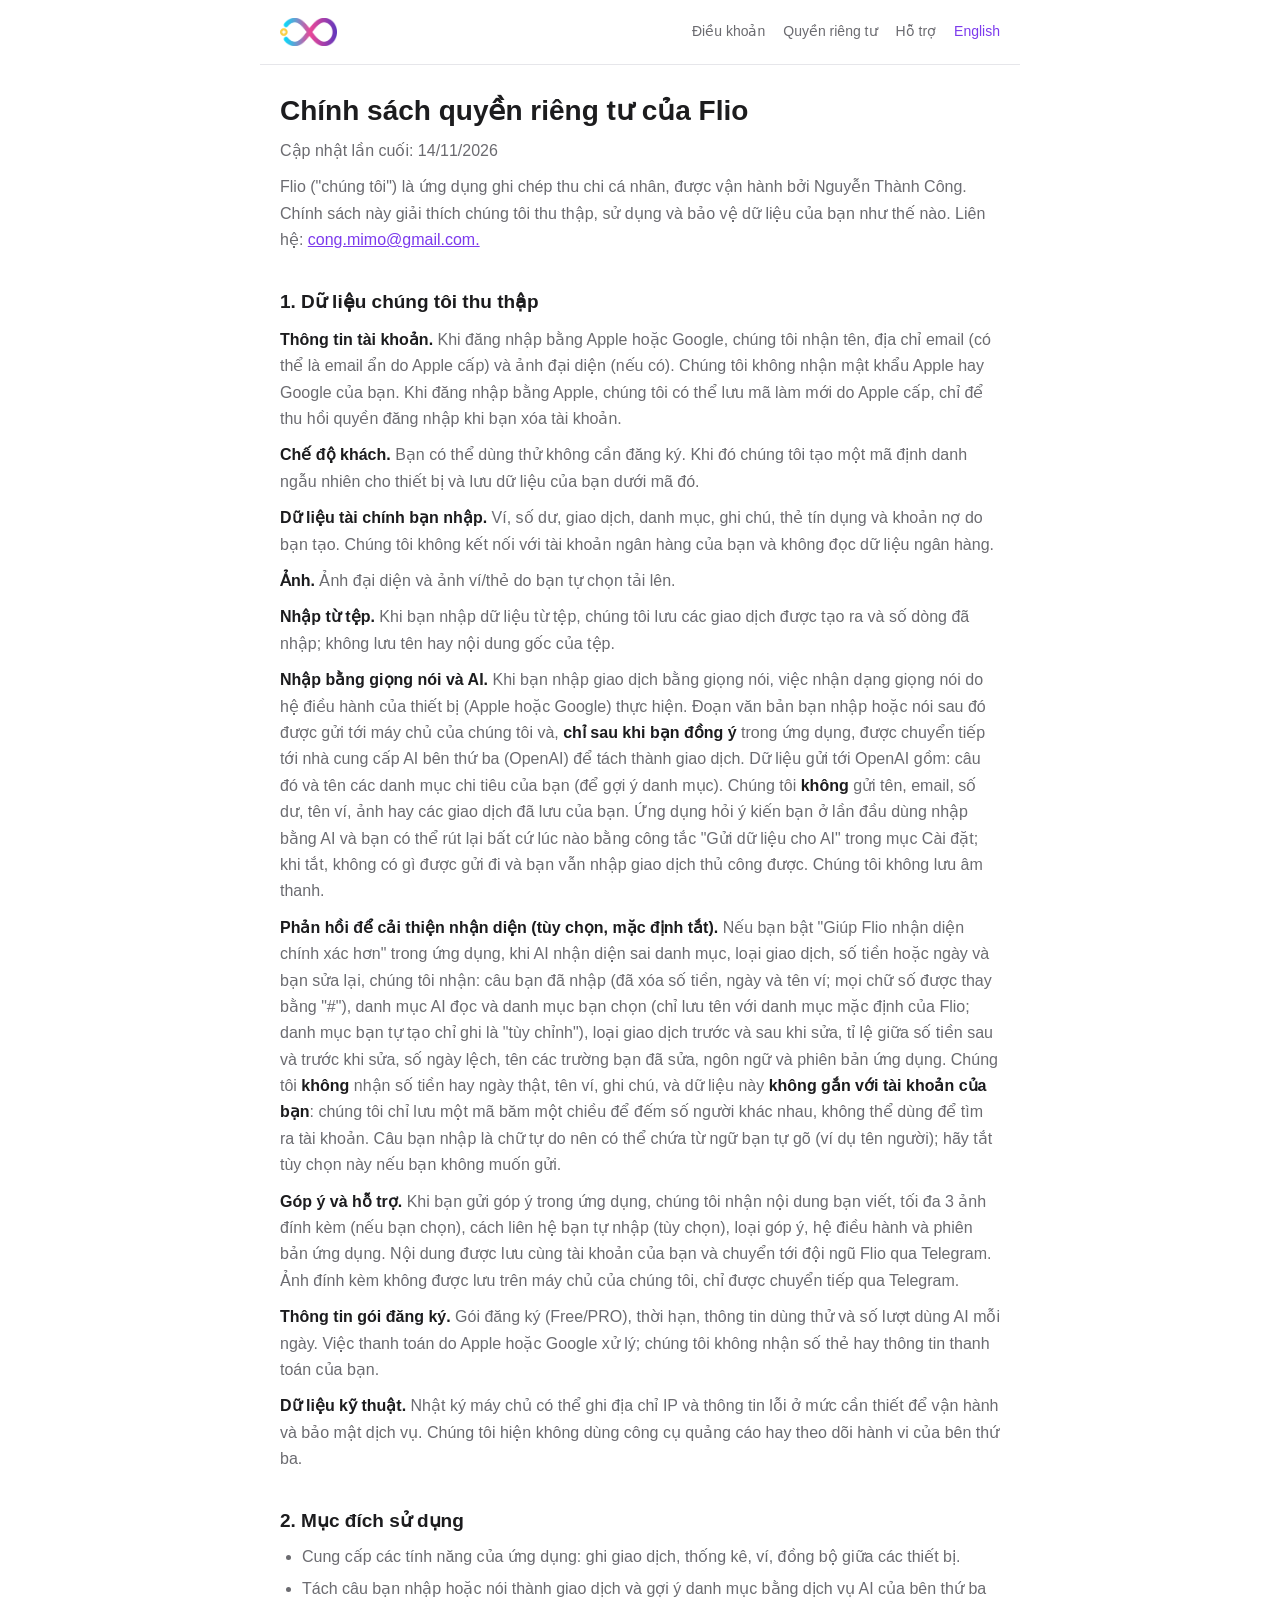
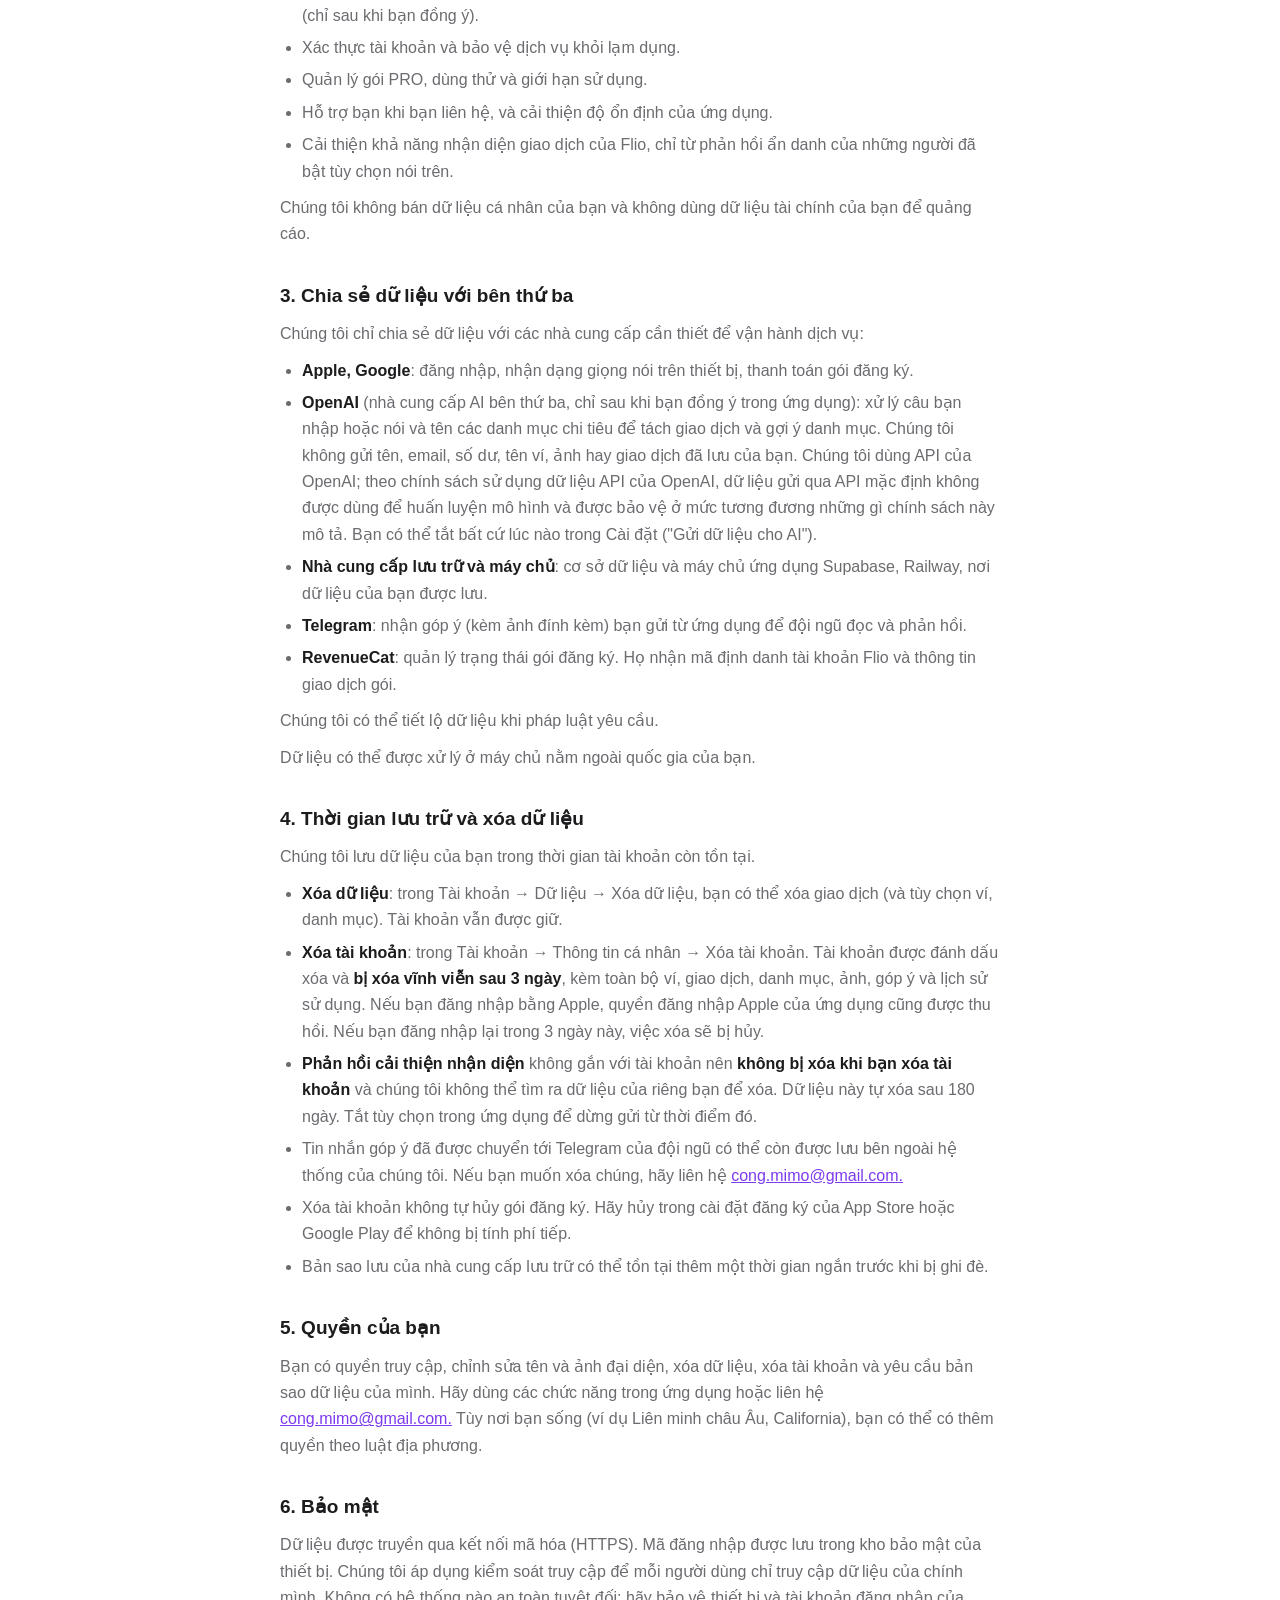
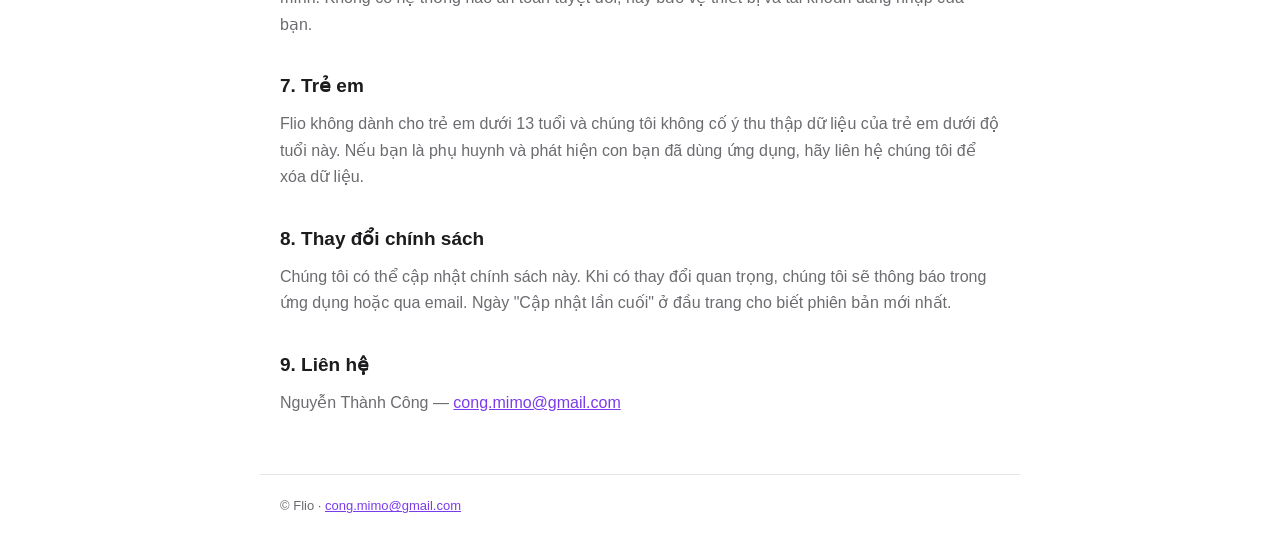
<file: privacy/vi/index.html>
<!doctype html>
<html lang="vi">
<head>
<meta charset="utf-8">
<meta name="viewport" content="width=device-width, initial-scale=1">
<title>Chính sách quyền riêng tư của Flio · Flio</title>
<link rel="icon" type="image/png" sizes="32x32" href="../../assets/icons/icon-32.png?v=2">
<link rel="apple-touch-icon" href="../../assets/icons/icon-180.png?v=2">
<link rel="stylesheet" href="../../assets/style.css">
</head>
<body>
<header class="top">
  <a class="brand" href="../../"><img src="../../assets/flio-icon.png" alt="Flio"></a>
  <nav>
    <a href="../../terms/vi/">Điều khoản</a>
    <a href="../../privacy/vi/">Quyền riêng tư</a>
    <a href="../../support/">Hỗ trợ</a>
    <a class="lang" href="../">English</a>
  </nav>
</header>
<main>
<h1>Chính sách quyền riêng tư của Flio</h1>
<p>Cập nhật lần cuối: 14/11/2026</p>
<p>Flio ("chúng tôi") là ứng dụng ghi chép thu chi cá nhân, được vận hành bởi Nguyễn Thành Công. Chính sách này giải thích chúng tôi thu thập, sử dụng và bảo vệ dữ liệu của bạn như thế nào. Liên hệ: <a href="mailto:cong.mimo@gmail.com.">cong.mimo@gmail.com.</a></p>
<h2>1. Dữ liệu chúng tôi thu thập</h2>
<p><strong>Thông tin tài khoản.</strong> Khi đăng nhập bằng Apple hoặc Google, chúng tôi nhận tên, địa chỉ email (có thể là email ẩn do Apple cấp) và ảnh đại diện (nếu có). Chúng tôi không nhận mật khẩu Apple hay Google của bạn. Khi đăng nhập bằng Apple, chúng tôi có thể lưu mã làm mới do Apple cấp, chỉ để thu hồi quyền đăng nhập khi bạn xóa tài khoản.</p>
<p><strong>Chế độ khách.</strong> Bạn có thể dùng thử không cần đăng ký. Khi đó chúng tôi tạo một mã định danh ngẫu nhiên cho thiết bị và lưu dữ liệu của bạn dưới mã đó.</p>
<p><strong>Dữ liệu tài chính bạn nhập.</strong> Ví, số dư, giao dịch, danh mục, ghi chú, thẻ tín dụng và khoản nợ do bạn tạo. Chúng tôi không kết nối với tài khoản ngân hàng của bạn và không đọc dữ liệu ngân hàng.</p>
<p><strong>Ảnh.</strong> Ảnh đại diện và ảnh ví/thẻ do bạn tự chọn tải lên.</p>
<p><strong>Nhập từ tệp.</strong> Khi bạn nhập dữ liệu từ tệp, chúng tôi lưu các giao dịch được tạo ra và số dòng đã nhập; không lưu tên hay nội dung gốc của tệp.</p>
<p><strong>Nhập bằng giọng nói và AI.</strong> Khi bạn nhập giao dịch bằng giọng nói, việc nhận dạng giọng nói do hệ điều hành của thiết bị (Apple hoặc Google) thực hiện. Đoạn văn bản bạn nhập hoặc nói sau đó được gửi tới máy chủ của chúng tôi và, <strong>chỉ sau khi bạn đồng ý</strong> trong ứng dụng, được chuyển tiếp tới nhà cung cấp AI bên thứ ba (OpenAI) để tách thành giao dịch. Dữ liệu gửi tới OpenAI gồm: câu đó và tên các danh mục chi tiêu của bạn (để gợi ý danh mục). Chúng tôi <strong>không</strong> gửi tên, email, số dư, tên ví, ảnh hay các giao dịch đã lưu của bạn. Ứng dụng hỏi ý kiến bạn ở lần đầu dùng nhập bằng AI và bạn có thể rút lại bất cứ lúc nào bằng công tắc "Gửi dữ liệu cho AI" trong mục Cài đặt; khi tắt, không có gì được gửi đi và bạn vẫn nhập giao dịch thủ công được. Chúng tôi không lưu âm thanh.</p>
<p><strong>Phản hồi để cải thiện nhận diện (tùy chọn, mặc định tắt).</strong> Nếu bạn bật "Giúp Flio nhận diện chính xác hơn" trong ứng dụng, khi AI nhận diện sai danh mục, loại giao dịch, số tiền hoặc ngày và bạn sửa lại, chúng tôi nhận: câu bạn đã nhập (đã xóa số tiền, ngày và tên ví; mọi chữ số được thay bằng "#"), danh mục AI đọc và danh mục bạn chọn (chỉ lưu tên với danh mục mặc định của Flio; danh mục bạn tự tạo chỉ ghi là "tùy chỉnh"), loại giao dịch trước và sau khi sửa, tỉ lệ giữa số tiền sau và trước khi sửa, số ngày lệch, tên các trường bạn đã sửa, ngôn ngữ và phiên bản ứng dụng. Chúng tôi <strong>không</strong> nhận số tiền hay ngày thật, tên ví, ghi chú, và dữ liệu này <strong>không gắn với tài khoản của bạn</strong>: chúng tôi chỉ lưu một mã băm một chiều để đếm số người khác nhau, không thể dùng để tìm ra tài khoản. Câu bạn nhập là chữ tự do nên có thể chứa từ ngữ bạn tự gõ (ví dụ tên người); hãy tắt tùy chọn này nếu bạn không muốn gửi.</p>
<p><strong>Góp ý và hỗ trợ.</strong> Khi bạn gửi góp ý trong ứng dụng, chúng tôi nhận nội dung bạn viết, tối đa 3 ảnh đính kèm (nếu bạn chọn), cách liên hệ bạn tự nhập (tùy chọn), loại góp ý, hệ điều hành và phiên bản ứng dụng. Nội dung được lưu cùng tài khoản của bạn và chuyển tới đội ngũ Flio qua Telegram. Ảnh đính kèm không được lưu trên máy chủ của chúng tôi, chỉ được chuyển tiếp qua Telegram.</p>
<p><strong>Thông tin gói đăng ký.</strong> Gói đăng ký (Free/PRO), thời hạn, thông tin dùng thử và số lượt dùng AI mỗi ngày. Việc thanh toán do Apple hoặc Google xử lý; chúng tôi không nhận số thẻ hay thông tin thanh toán của bạn.</p>
<p><strong>Dữ liệu kỹ thuật.</strong> Nhật ký máy chủ có thể ghi địa chỉ IP và thông tin lỗi ở mức cần thiết để vận hành và bảo mật dịch vụ. Chúng tôi hiện không dùng công cụ quảng cáo hay theo dõi hành vi của bên thứ ba.</p>
<h2>2. Mục đích sử dụng</h2>
<ul>
<li>Cung cấp các tính năng của ứng dụng: ghi giao dịch, thống kê, ví, đồng bộ giữa các thiết bị.</li>
<li>Tách câu bạn nhập hoặc nói thành giao dịch và gợi ý danh mục bằng dịch vụ AI của bên thứ ba (chỉ sau khi bạn đồng ý).</li>
<li>Xác thực tài khoản và bảo vệ dịch vụ khỏi lạm dụng.</li>
<li>Quản lý gói PRO, dùng thử và giới hạn sử dụng.</li>
<li>Hỗ trợ bạn khi bạn liên hệ, và cải thiện độ ổn định của ứng dụng.</li>
<li>Cải thiện khả năng nhận diện giao dịch của Flio, chỉ từ phản hồi ẩn danh của những người đã bật tùy chọn nói trên.</li>
</ul>
<p>Chúng tôi không bán dữ liệu cá nhân của bạn và không dùng dữ liệu tài chính của bạn để quảng cáo.</p>
<h2>3. Chia sẻ dữ liệu với bên thứ ba</h2>
<p>Chúng tôi chỉ chia sẻ dữ liệu với các nhà cung cấp cần thiết để vận hành dịch vụ:</p>
<ul>
<li><strong>Apple, Google</strong>: đăng nhập, nhận dạng giọng nói trên thiết bị, thanh toán gói đăng ký.</li>
<li><strong>OpenAI</strong> (nhà cung cấp AI bên thứ ba, chỉ sau khi bạn đồng ý trong ứng dụng): xử lý câu bạn nhập hoặc nói và tên các danh mục chi tiêu để tách giao dịch và gợi ý danh mục. Chúng tôi không gửi tên, email, số dư, tên ví, ảnh hay giao dịch đã lưu của bạn. Chúng tôi dùng API của OpenAI; theo chính sách sử dụng dữ liệu API của OpenAI, dữ liệu gửi qua API mặc định không được dùng để huấn luyện mô hình và được bảo vệ ở mức tương đương những gì chính sách này mô tả. Bạn có thể tắt bất cứ lúc nào trong Cài đặt ("Gửi dữ liệu cho AI").</li>
<li><strong>Nhà cung cấp lưu trữ và máy chủ</strong>: cơ sở dữ liệu và máy chủ ứng dụng Supabase, Railway, nơi dữ liệu của bạn được lưu.</li>
<li><strong>Telegram</strong>: nhận góp ý (kèm ảnh đính kèm) bạn gửi từ ứng dụng để đội ngũ đọc và phản hồi.</li>
<li><strong>RevenueCat</strong>: quản lý trạng thái gói đăng ký. Họ nhận mã định danh tài khoản Flio và thông tin giao dịch gói.</li>
</ul>
<p>Chúng tôi có thể tiết lộ dữ liệu khi pháp luật yêu cầu.</p>
<p>Dữ liệu có thể được xử lý ở máy chủ nằm ngoài quốc gia của bạn.</p>
<h2>4. Thời gian lưu trữ và xóa dữ liệu</h2>
<p>Chúng tôi lưu dữ liệu của bạn trong thời gian tài khoản còn tồn tại.</p>
<ul>
<li><strong>Xóa dữ liệu</strong>: trong Tài khoản → Dữ liệu → Xóa dữ liệu, bạn có thể xóa giao dịch (và tùy chọn ví, danh mục). Tài khoản vẫn được giữ.</li>
<li><strong>Xóa tài khoản</strong>: trong Tài khoản → Thông tin cá nhân → Xóa tài khoản. Tài khoản được đánh dấu xóa và <strong>bị xóa vĩnh viễn sau 3 ngày</strong>, kèm toàn bộ ví, giao dịch, danh mục, ảnh, góp ý và lịch sử sử dụng. Nếu bạn đăng nhập bằng Apple, quyền đăng nhập Apple của ứng dụng cũng được thu hồi. Nếu bạn đăng nhập lại trong 3 ngày này, việc xóa sẽ bị hủy.</li>
<li><strong>Phản hồi cải thiện nhận diện</strong> không gắn với tài khoản nên <strong>không bị xóa khi bạn xóa tài khoản</strong> và chúng tôi không thể tìm ra dữ liệu của riêng bạn để xóa. Dữ liệu này tự xóa sau 180 ngày. Tắt tùy chọn trong ứng dụng để dừng gửi từ thời điểm đó.</li>
<li>Tin nhắn góp ý đã được chuyển tới Telegram của đội ngũ có thể còn được lưu bên ngoài hệ thống của chúng tôi. Nếu bạn muốn xóa chúng, hãy liên hệ <a href="mailto:cong.mimo@gmail.com.">cong.mimo@gmail.com.</a></li>
<li>Xóa tài khoản không tự hủy gói đăng ký. Hãy hủy trong cài đặt đăng ký của App Store hoặc Google Play để không bị tính phí tiếp.</li>
<li>Bản sao lưu của nhà cung cấp lưu trữ có thể tồn tại thêm một thời gian ngắn trước khi bị ghi đè.</li>
</ul>
<h2>5. Quyền của bạn</h2>
<p>Bạn có quyền truy cập, chỉnh sửa tên và ảnh đại diện, xóa dữ liệu, xóa tài khoản và yêu cầu bản sao dữ liệu của mình. Hãy dùng các chức năng trong ứng dụng hoặc liên hệ <a href="mailto:cong.mimo@gmail.com.">cong.mimo@gmail.com.</a> Tùy nơi bạn sống (ví dụ Liên minh châu Âu, California), bạn có thể có thêm quyền theo luật địa phương.</p>
<h2>6. Bảo mật</h2>
<p>Dữ liệu được truyền qua kết nối mã hóa (HTTPS). Mã đăng nhập được lưu trong kho bảo mật của thiết bị. Chúng tôi áp dụng kiểm soát truy cập để mỗi người dùng chỉ truy cập dữ liệu của chính mình. Không có hệ thống nào an toàn tuyệt đối; hãy bảo vệ thiết bị và tài khoản đăng nhập của bạn.</p>
<h2>7. Trẻ em</h2>
<p>Flio không dành cho trẻ em dưới 13 tuổi và chúng tôi không cố ý thu thập dữ liệu của trẻ em dưới độ tuổi này. Nếu bạn là phụ huynh và phát hiện con bạn đã dùng ứng dụng, hãy liên hệ chúng tôi để xóa dữ liệu.</p>
<h2>8. Thay đổi chính sách</h2>
<p>Chúng tôi có thể cập nhật chính sách này. Khi có thay đổi quan trọng, chúng tôi sẽ thông báo trong ứng dụng hoặc qua email. Ngày "Cập nhật lần cuối" ở đầu trang cho biết phiên bản mới nhất.</p>
<h2>9. Liên hệ</h2>
<p>Nguyễn Thành Công — <a href="mailto:cong.mimo@gmail.com">cong.mimo@gmail.com</a></p>
</main>
<footer>© Flio · <a href="mailto:cong.mimo@gmail.com">cong.mimo@gmail.com</a></footer>
</body>
</html>
</file>
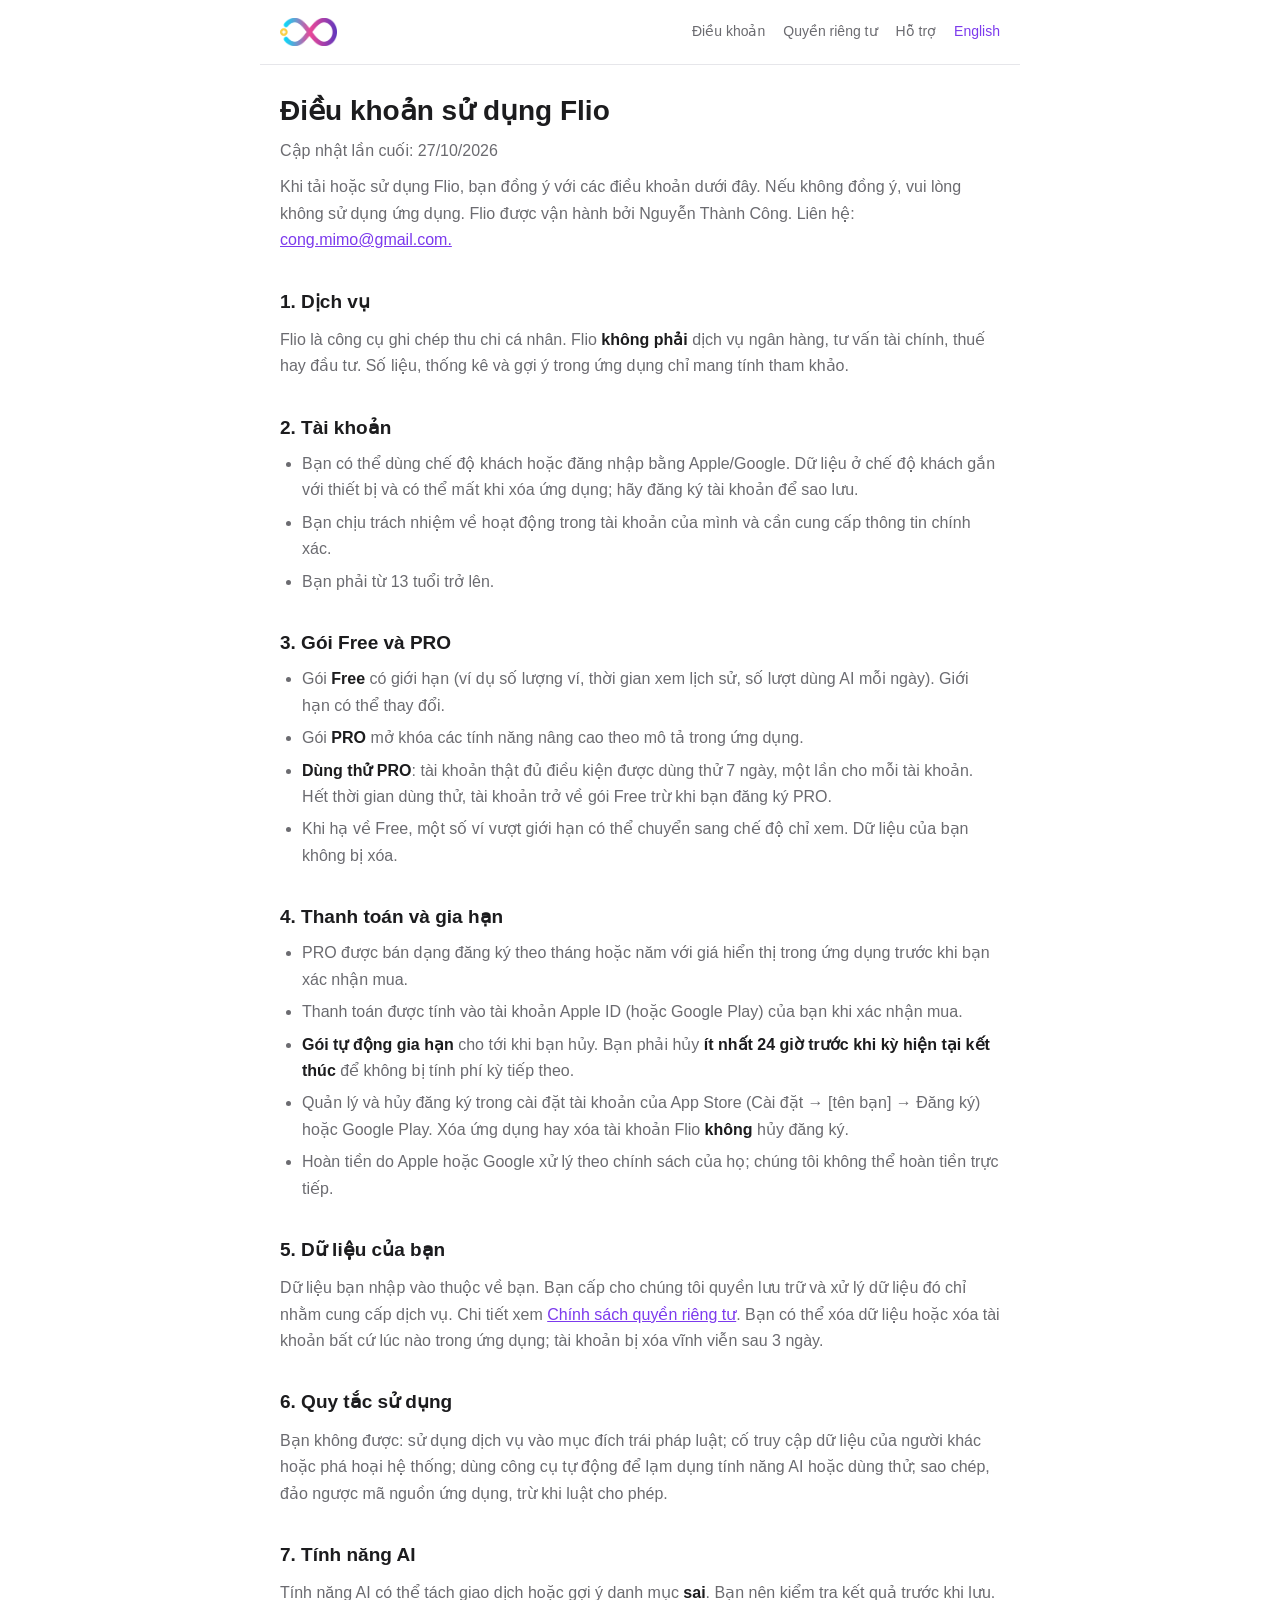
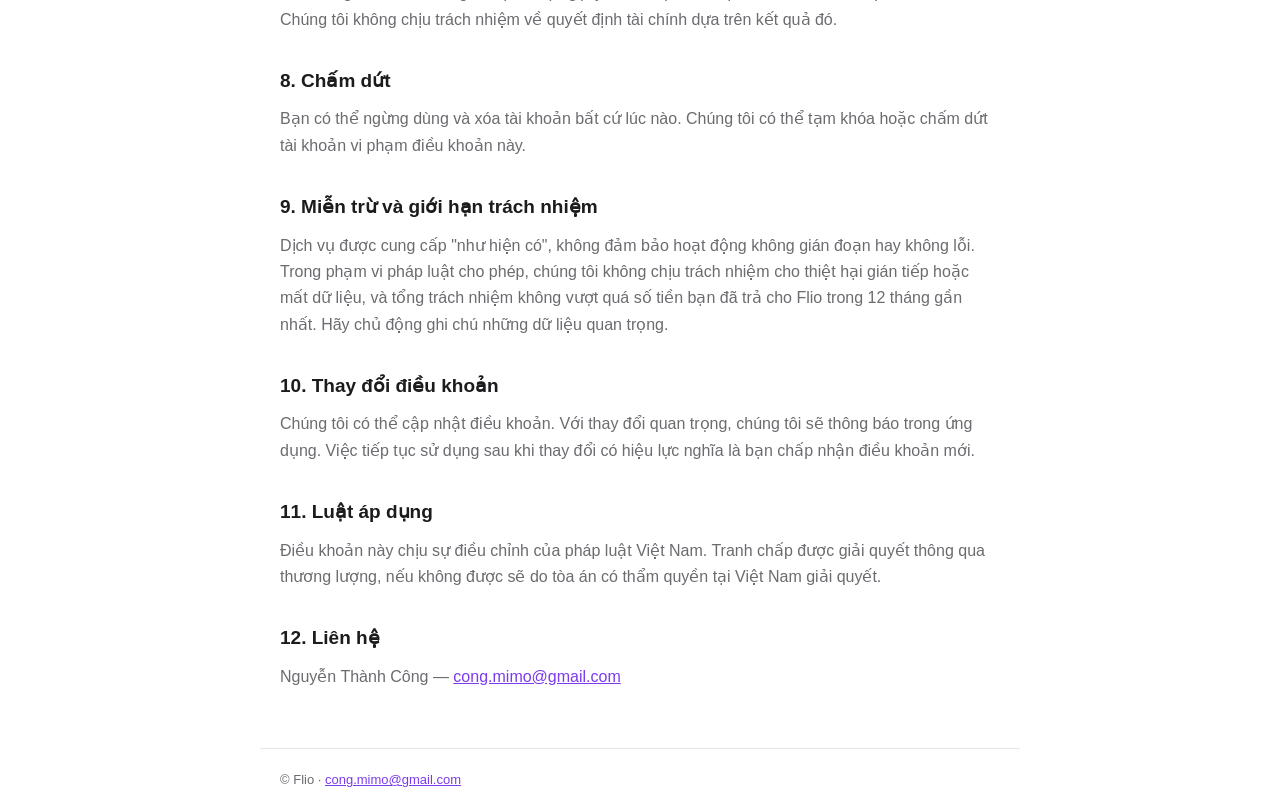
<file: terms/vi/index.html>
<!doctype html>
<html lang="vi">
<head>
<meta charset="utf-8">
<meta name="viewport" content="width=device-width, initial-scale=1">
<title>Điều khoản sử dụng Flio · Flio</title>
<link rel="icon" type="image/png" sizes="32x32" href="../../assets/icons/icon-32.png?v=2">
<link rel="apple-touch-icon" href="../../assets/icons/icon-180.png?v=2">
<link rel="stylesheet" href="../../assets/style.css">
</head>
<body>
<header class="top">
  <a class="brand" href="../../"><img src="../../assets/flio-icon.png" alt="Flio"></a>
  <nav>
    <a href="../../terms/vi/">Điều khoản</a>
    <a href="../../privacy/vi/">Quyền riêng tư</a>
    <a href="../../support/">Hỗ trợ</a>
    <a class="lang" href="../">English</a>
  </nav>
</header>
<main>
<h1>Điều khoản sử dụng Flio</h1>
<p>Cập nhật lần cuối: 27/10/2026</p>
<p>Khi tải hoặc sử dụng Flio, bạn đồng ý với các điều khoản dưới đây. Nếu không đồng ý, vui lòng không sử dụng ứng dụng. Flio được vận hành bởi Nguyễn Thành Công. Liên hệ: <a href="mailto:cong.mimo@gmail.com.">cong.mimo@gmail.com.</a></p>
<h2>1. Dịch vụ</h2>
<p>Flio là công cụ ghi chép thu chi cá nhân. Flio <strong>không phải</strong> dịch vụ ngân hàng, tư vấn tài chính, thuế hay đầu tư. Số liệu, thống kê và gợi ý trong ứng dụng chỉ mang tính tham khảo.</p>
<h2>2. Tài khoản</h2>
<ul>
<li>Bạn có thể dùng chế độ khách hoặc đăng nhập bằng Apple/Google. Dữ liệu ở chế độ khách gắn với thiết bị và có thể mất khi xóa ứng dụng; hãy đăng ký tài khoản để sao lưu.</li>
<li>Bạn chịu trách nhiệm về hoạt động trong tài khoản của mình và cần cung cấp thông tin chính xác.</li>
<li>Bạn phải từ 13 tuổi trở lên.</li>
</ul>
<h2>3. Gói Free và PRO</h2>
<ul>
<li>Gói <strong>Free</strong> có giới hạn (ví dụ số lượng ví, thời gian xem lịch sử, số lượt dùng AI mỗi ngày). Giới hạn có thể thay đổi.</li>
<li>Gói <strong>PRO</strong> mở khóa các tính năng nâng cao theo mô tả trong ứng dụng.</li>
<li><strong>Dùng thử PRO</strong>: tài khoản thật đủ điều kiện được dùng thử 7 ngày, một lần cho mỗi tài khoản. Hết thời gian dùng thử, tài khoản trở về gói Free trừ khi bạn đăng ký PRO.</li>
<li>Khi hạ về Free, một số ví vượt giới hạn có thể chuyển sang chế độ chỉ xem. Dữ liệu của bạn không bị xóa.</li>
</ul>
<h2>4. Thanh toán và gia hạn</h2>
<ul>
<li>PRO được bán dạng đăng ký theo tháng hoặc năm với giá hiển thị trong ứng dụng trước khi bạn xác nhận mua.</li>
<li>Thanh toán được tính vào tài khoản Apple ID (hoặc Google Play) của bạn khi xác nhận mua.</li>
<li><strong>Gói tự động gia hạn</strong> cho tới khi bạn hủy. Bạn phải hủy <strong>ít nhất 24 giờ trước khi kỳ hiện tại kết thúc</strong> để không bị tính phí kỳ tiếp theo.</li>
<li>Quản lý và hủy đăng ký trong cài đặt tài khoản của App Store (Cài đặt → [tên bạn] → Đăng ký) hoặc Google Play. Xóa ứng dụng hay xóa tài khoản Flio <strong>không</strong> hủy đăng ký.</li>
<li>Hoàn tiền do Apple hoặc Google xử lý theo chính sách của họ; chúng tôi không thể hoàn tiền trực tiếp.</li>
</ul>
<h2>5. Dữ liệu của bạn</h2>
<p>Dữ liệu bạn nhập vào thuộc về bạn. Bạn cấp cho chúng tôi quyền lưu trữ và xử lý dữ liệu đó chỉ nhằm cung cấp dịch vụ. Chi tiết xem <a href="../../privacy/vi/">Chính sách quyền riêng tư</a>. Bạn có thể xóa dữ liệu hoặc xóa tài khoản bất cứ lúc nào trong ứng dụng; tài khoản bị xóa vĩnh viễn sau 3 ngày.</p>
<h2>6. Quy tắc sử dụng</h2>
<p>Bạn không được: sử dụng dịch vụ vào mục đích trái pháp luật; cố truy cập dữ liệu của người khác hoặc phá hoại hệ thống; dùng công cụ tự động để lạm dụng tính năng AI hoặc dùng thử; sao chép, đảo ngược mã nguồn ứng dụng, trừ khi luật cho phép.</p>
<h2>7. Tính năng AI</h2>
<p>Tính năng AI có thể tách giao dịch hoặc gợi ý danh mục <strong>sai</strong>. Bạn nên kiểm tra kết quả trước khi lưu. Chúng tôi không chịu trách nhiệm về quyết định tài chính dựa trên kết quả đó.</p>
<h2>8. Chấm dứt</h2>
<p>Bạn có thể ngừng dùng và xóa tài khoản bất cứ lúc nào. Chúng tôi có thể tạm khóa hoặc chấm dứt tài khoản vi phạm điều khoản này.</p>
<h2>9. Miễn trừ và giới hạn trách nhiệm</h2>
<p>Dịch vụ được cung cấp "như hiện có", không đảm bảo hoạt động không gián đoạn hay không lỗi. Trong phạm vi pháp luật cho phép, chúng tôi không chịu trách nhiệm cho thiệt hại gián tiếp hoặc mất dữ liệu, và tổng trách nhiệm không vượt quá số tiền bạn đã trả cho Flio trong 12 tháng gần nhất. Hãy chủ động ghi chú những dữ liệu quan trọng.</p>
<h2>10. Thay đổi điều khoản</h2>
<p>Chúng tôi có thể cập nhật điều khoản. Với thay đổi quan trọng, chúng tôi sẽ thông báo trong ứng dụng. Việc tiếp tục sử dụng sau khi thay đổi có hiệu lực nghĩa là bạn chấp nhận điều khoản mới.</p>
<h2>11. Luật áp dụng</h2>
<p>Điều khoản này chịu sự điều chỉnh của pháp luật Việt Nam. Tranh chấp được giải quyết thông qua thương lượng, nếu không được sẽ do tòa án có thẩm quyền tại Việt Nam giải quyết.</p>
<h2>12. Liên hệ</h2>
<p>Nguyễn Thành Công — <a href="mailto:cong.mimo@gmail.com">cong.mimo@gmail.com</a></p>
</main>
<footer>© Flio · <a href="mailto:cong.mimo@gmail.com">cong.mimo@gmail.com</a></footer>
</body>
</html>
</file>
<file: assets/style.css>
:root{--bg:#fff;--card:#fff;--text:#1c1c1e;--muted:#6b6b70;--line:#e6e6ea;--accent:#7c3aed}
@media(prefers-color-scheme:dark){:root{--bg:#0e0e11;--card:#0e0e11;--text:#f2f2f4;--muted:#9a9aa2;--line:#2a2a30;--accent:#a78bfa}}
*{box-sizing:border-box}
body{margin:0;background:var(--bg);color:var(--text);font:16px/1.65 -apple-system,BlinkMacSystemFont,"Segoe UI",Roboto,Helvetica,Arial,sans-serif;-webkit-text-size-adjust:100%}
a{color:var(--accent)}
.top{display:flex;align-items:center;justify-content:space-between;gap:16px;max-width:760px;margin:0 auto;padding:18px 20px;border-bottom:1px solid var(--line)}
.brand img{height:28px;width:auto;display:block}
nav{display:flex;flex-wrap:wrap;gap:6px 18px;font-size:14px}
nav a{color:var(--muted);text-decoration:none}
nav a:hover,nav a.lang{color:var(--accent)}
main{max-width:760px;margin:0 auto;padding:28px 20px 48px}
h1{font-size:28px;line-height:1.25;margin:0 0 8px}
h2{font-size:19px;margin:32px 0 6px}
p,li{color:var(--muted)}
p{margin:10px 0}
ul{padding-left:22px;margin:8px 0}
li{margin:6px 0}
strong{color:var(--text)}
footer{max-width:760px;margin:0 auto;padding:20px;border-top:1px solid var(--line);color:var(--muted);font-size:13px}
.hero{text-align:center;padding:40px 0 8px}
.hero img{width:120px;height:auto}
.hero p{max-width:460px;margin:12px auto}
.links{display:flex;flex-wrap:wrap;justify-content:center;gap:10px;margin-top:20px}
.links a{border:1px solid var(--line);border-radius:26px;padding:10px 20px;text-decoration:none;color:var(--text);font-size:15px}
</file>
<file: assets/home.css>
@font-face{font-family:"Outfit";font-weight:500;font-style:normal;font-display:swap;src:url("fonts/Outfit-Medium.ttf") format("truetype")}
/* Trang chủ flio.io.vn. Dùng các biến màu của style.css (tự đổi theo chế độ sáng/tối) */
html{scroll-behavior:smooth}
body.home{line-height:1.6}
.home a{color:inherit}
.home h1,.home h2,.home h3{color:var(--text);letter-spacing:-.02em}
.home p,.home li{color:var(--muted)}

.bar{display:flex;align-items:center;justify-content:space-between;gap:16px;max-width:1080px;margin:0 auto;padding:18px 24px}
.bar .brand{display:flex;align-items:center;gap:10px;text-decoration:none}
.bar .brand img{height:30px;width:auto;display:block}
.brandName{font-family:"Outfit",-apple-system,BlinkMacSystemFont,"Segoe UI",sans-serif;font-weight:500;font-size:30px;line-height:1;color:var(--text);letter-spacing:0}
.bar nav{display:flex;align-items:center;gap:6px 22px;font-size:14px}
.bar nav a{color:var(--muted);text-decoration:none}
.bar nav a:hover{color:var(--text)}
.langSel{font:inherit;font-size:13px;color:var(--text);background:var(--bg);border:1px solid var(--line);border-radius:26px;padding:5px 12px;cursor:pointer}
.langSel:hover{border-color:var(--accent)}

.landing-hero{display:flex;align-items:center;justify-content:space-between;gap:48px;max-width:1080px;margin:0 auto;padding:24px 24px 56px;text-align:left}
.heroText{flex:1 1 0;min-width:0}
.landing-hero h1{font-size:clamp(36px,5vw,56px);line-height:1.08;margin:0 0 28px;font-weight:700}
.cta{display:flex;flex-wrap:wrap;gap:12px}
.btn{display:inline-flex;align-items:center;justify-content:center;min-height:48px;padding:0 24px;border-radius:26px;border:1px solid var(--line);color:var(--text);text-decoration:none;font-size:15px;font-weight:600;background:transparent}
.btn:hover{border-color:var(--accent)}
.btn.primary{background:var(--accent);border-color:var(--accent);color:#fff}
.btn.disabled{opacity:.55;cursor:default;pointer-events:none}
.note{font-size:14px;margin:16px 0 0}

.phone{--w:300px;position:relative;margin:0;flex:0 0 auto;width:var(--w);padding:calc(var(--w)*.032);border-radius:calc(var(--w)*.17);background:#0b0b0e;border:1px solid #2c2c33;box-shadow:0 18px 50px rgba(20,16,40,.18),inset 0 0 0 calc(var(--w)*.006) #1c1c22}
.phone img{display:block;width:100%;height:auto;border-radius:calc(var(--w)*.138)}
.phone::before{content:"";position:absolute;z-index:1;top:calc(var(--w)*.062);left:50%;width:calc(var(--w)*.29);height:calc(var(--w)*.085);transform:translateX(-50%);border-radius:99px;background:#000}
.landing-hero .phone{--w:min(300px,34vw,calc((100vh - 150px)/2.2))}

.block{max-width:1080px;margin:0 auto;padding:72px 24px;border-top:1px solid var(--line)}
.block.narrow{max-width:760px}
.block h2{font-size:clamp(28px,3.6vw,38px);line-height:1.15;margin:0 0 14px;font-weight:700}
.center{text-align:center}

.row{display:flex;align-items:center;justify-content:space-between;gap:56px;margin:0 0 72px}
.row:last-child{margin-bottom:0}
.row.flip{flex-direction:row-reverse}
.rowText{flex:1 1 0;min-width:0;max-width:30em}
.rowText p{font-size:17px;margin:0}
.row .phone{--w:min(300px,34vw)}

.also{list-style:none;display:grid;grid-template-columns:repeat(3,minmax(0,1fr));gap:20px;padding:0;margin:72px 0 0}
.also li{border:1px solid var(--line);border-radius:26px;padding:22px 24px;font-size:15px;margin:0}
.also strong{display:block;color:var(--text);font-size:16px;margin-bottom:6px}

.plans{display:grid;grid-template-columns:repeat(2,minmax(0,1fr));gap:20px;max-width:760px;margin:36px auto 0}
.plan{border:1px solid var(--line);border-radius:26px;padding:28px}
.plan.pro{border-color:var(--accent);box-shadow:0 0 0 1px var(--accent) inset}
.plan h3{margin:0 0 6px;font-size:20px}
.price{font-size:32px;font-weight:700;color:var(--text)!important;margin:0}
.price small{font-size:15px;font-weight:500;color:var(--muted)}
.sub{font-size:14px;margin:2px 0 0}
.plan ul{list-style:none;padding:0;margin:20px 0 0}
.plan li{position:relative;padding-left:24px;margin:10px 0;font-size:15px}
.plan li::before{content:"";position:absolute;left:2px;top:.55em;width:10px;height:6px;border-left:2px solid var(--accent);border-bottom:2px solid var(--accent);transform:rotate(-45deg)}
.trial{margin:20px 0 0;font-size:14px;color:var(--accent)!important;font-weight:600}
.fine{max-width:760px;margin:20px auto 0;text-align:center;font-size:13px}

details{border-bottom:1px solid var(--line);padding:4px 0}
summary{cursor:pointer;list-style:none;padding:16px 28px 16px 0;font-size:17px;font-weight:600;color:var(--text);position:relative}
summary::-webkit-details-marker{display:none}
summary::after{content:"+";position:absolute;right:4px;top:50%;transform:translateY(-50%);font-size:22px;font-weight:400;color:var(--muted)}
details[open] summary::after{content:"–"}
details p{margin:0 0 16px;font-size:16px}
details a{color:var(--accent)}

.foot{max-width:1080px;margin:0 auto;padding:36px 24px 48px;border-top:1px solid var(--line);text-align:center;font-size:13px;color:var(--muted)}
.footLinks{display:flex;flex-wrap:wrap;justify-content:center;gap:8px 22px;margin-bottom:12px}
.footLinks a{color:var(--muted);text-decoration:none}
.footLinks a:hover{color:var(--text)}
.foot p{margin:0}

@media (max-width:820px){
  .landing-hero{flex-direction:column;text-align:center;padding:28px 20px 56px;gap:36px}
  .cta{justify-content:center}
  .landing-hero .phone{--w:min(280px,68vw)}
  .block{padding:56px 20px}
  .row,.row.flip{flex-direction:column;text-align:center;gap:32px;margin-bottom:56px}
  .row .phone{--w:min(280px,66vw)}
  .plans,.also{grid-template-columns:1fr}
  .also{margin-top:48px}
  .bar{padding:14px 20px}
  .bar nav{gap:6px 14px}
}
@media (max-width:520px){
  .bar nav a:not(.brand){display:none}
}
@media (prefers-reduced-motion:reduce){html{scroll-behavior:auto}}

/* Chữ gradient (hai màu thương hiệu, giống ảnh App Store) */
.grad{background:linear-gradient(90deg,#EC4899,#6137BE);-webkit-background-clip:text;background-clip:text;color:transparent;-webkit-text-fill-color:transparent}
@media (prefers-color-scheme:dark){.grad{background-image:linear-gradient(90deg,#F472B6,#8B5CF6)}}
.rowText{max-width:none}
.rowText h2{white-space:nowrap;font-size:clamp(26px,3.2vw,36px)}
.rowText p{max-width:28em}
.row+.also{margin-top:0}
@media (max-width:820px){.rowText h2{white-space:normal}.rowText p{margin-left:auto;margin-right:auto}}

/* Khối bản web: ảnh chụp tràn hết bề ngang, đầu ảnh mờ dần vào nền để chữ và nút nằm đè lên */
.webFull{background:#0e0b19;border-top:0;overflow:hidden}
.webOverlay{position:relative;z-index:2;text-align:center;padding:clamp(28px,3.4vw,52px) 24px 0;margin-bottom:calc(-1 * clamp(32px,5vw,76px))}
.webOverlay h2{color:#fff;font-size:clamp(30px,4.2vw,48px);line-height:1.12;margin:0 0 10px;font-weight:700}
.webOverlay p{color:#cfcbe6;font-size:clamp(16px,1.5vw,18px);max-width:34em;margin:0 auto 18px}
.webOverlay .webLead{max-width:none;white-space:nowrap}
.webShot{margin:0}
.webShot img{display:block;width:100%;height:auto;-webkit-mask-image:linear-gradient(to bottom,transparent 0,rgba(0,0,0,.5) 12%,#000 30%,#000 88%,transparent 100%);mask-image:linear-gradient(to bottom,transparent 0,rgba(0,0,0,.5) 12%,#000 30%,#000 88%,transparent 100%)}
@media (max-width:820px){
  .webOverlay{padding:40px 20px 0;margin-bottom:-24px}
  .webOverlay .webLead{white-space:normal}
}
@media (max-width:1000px){.webOverlay .webLead{white-space:normal}}
</file>
